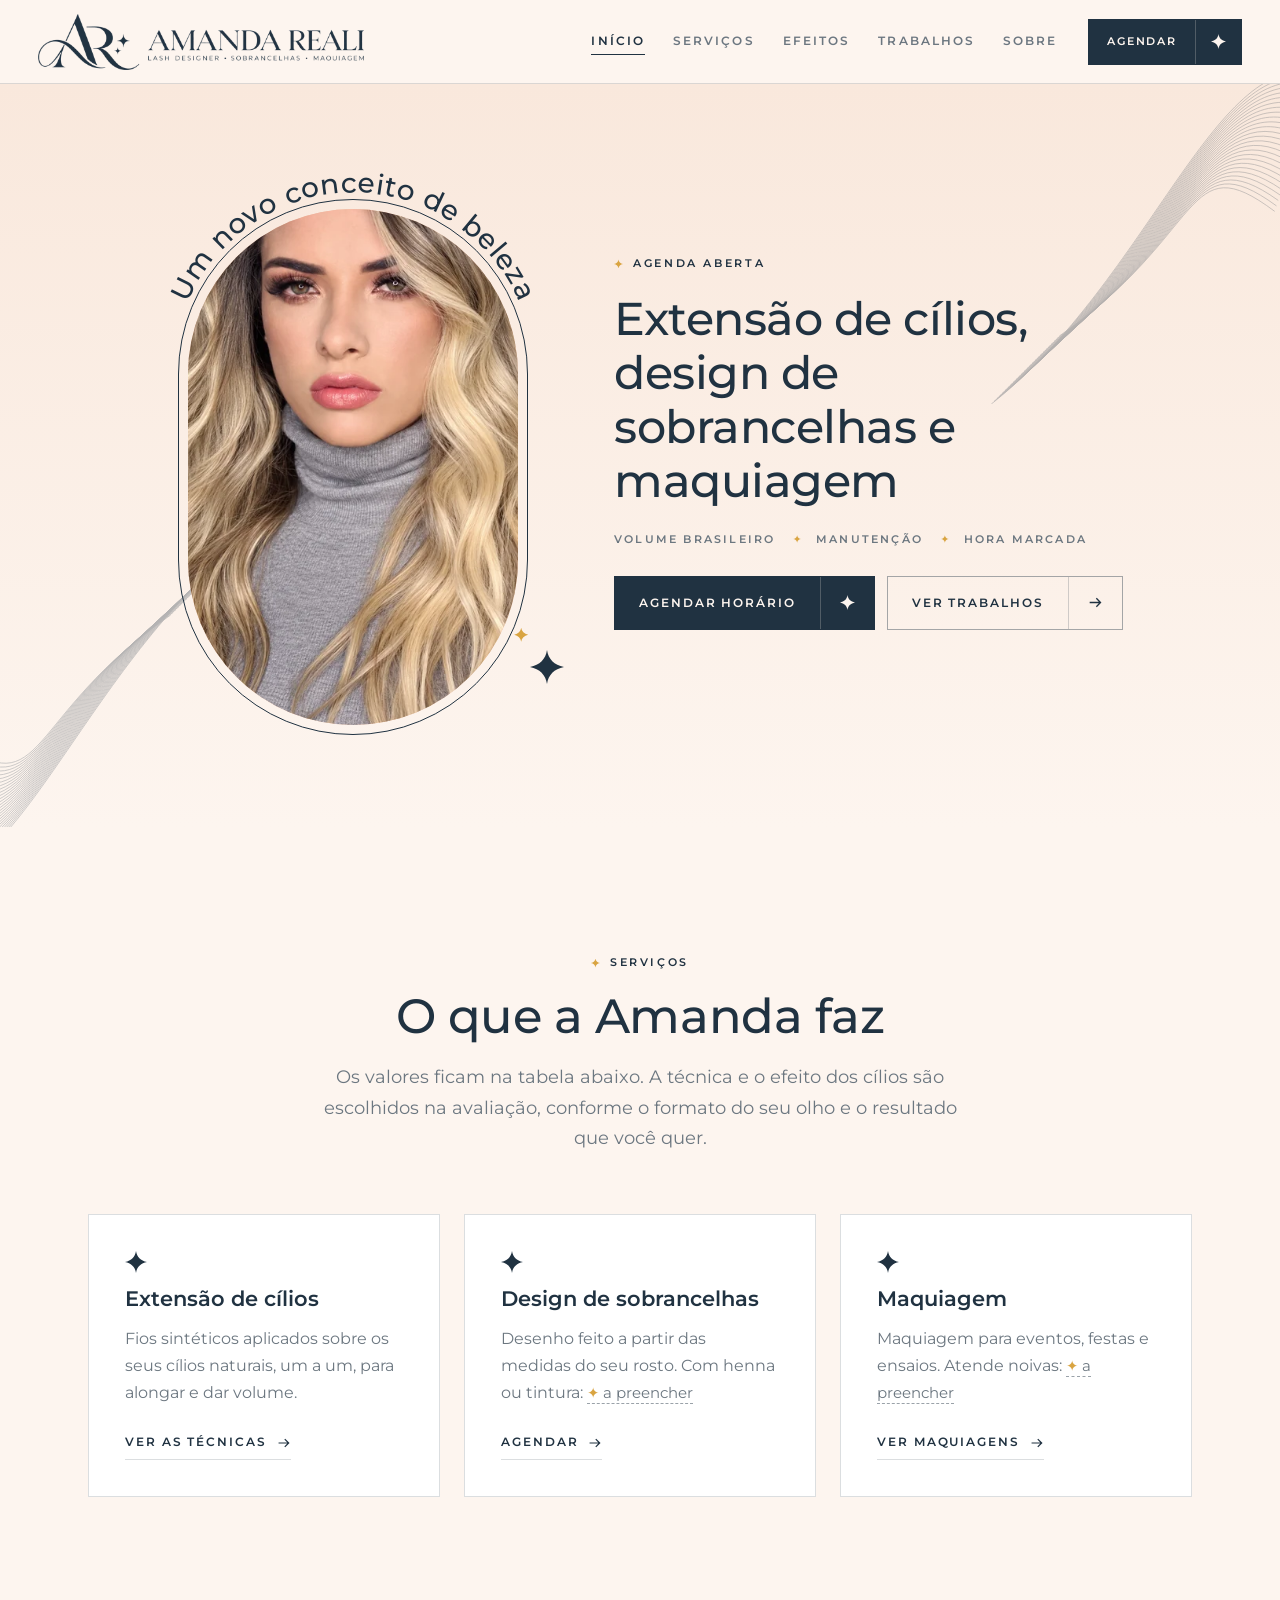
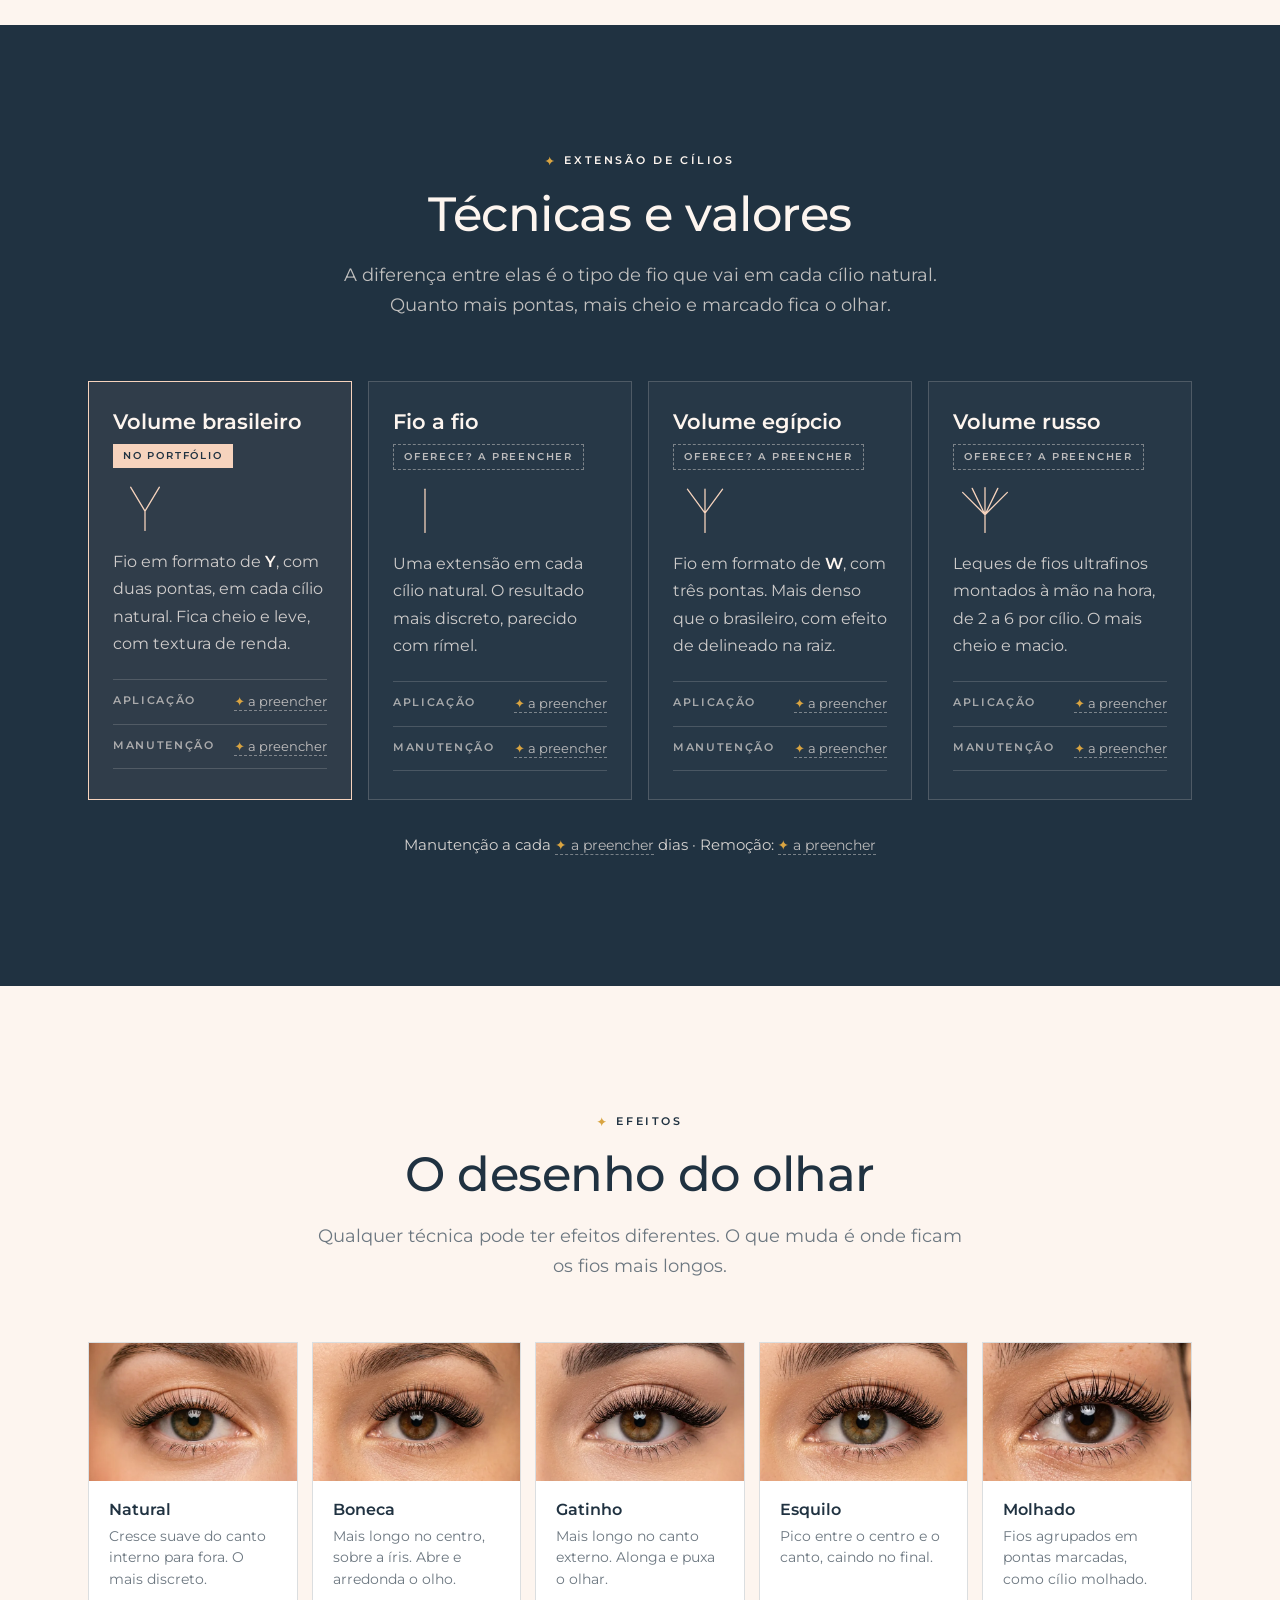
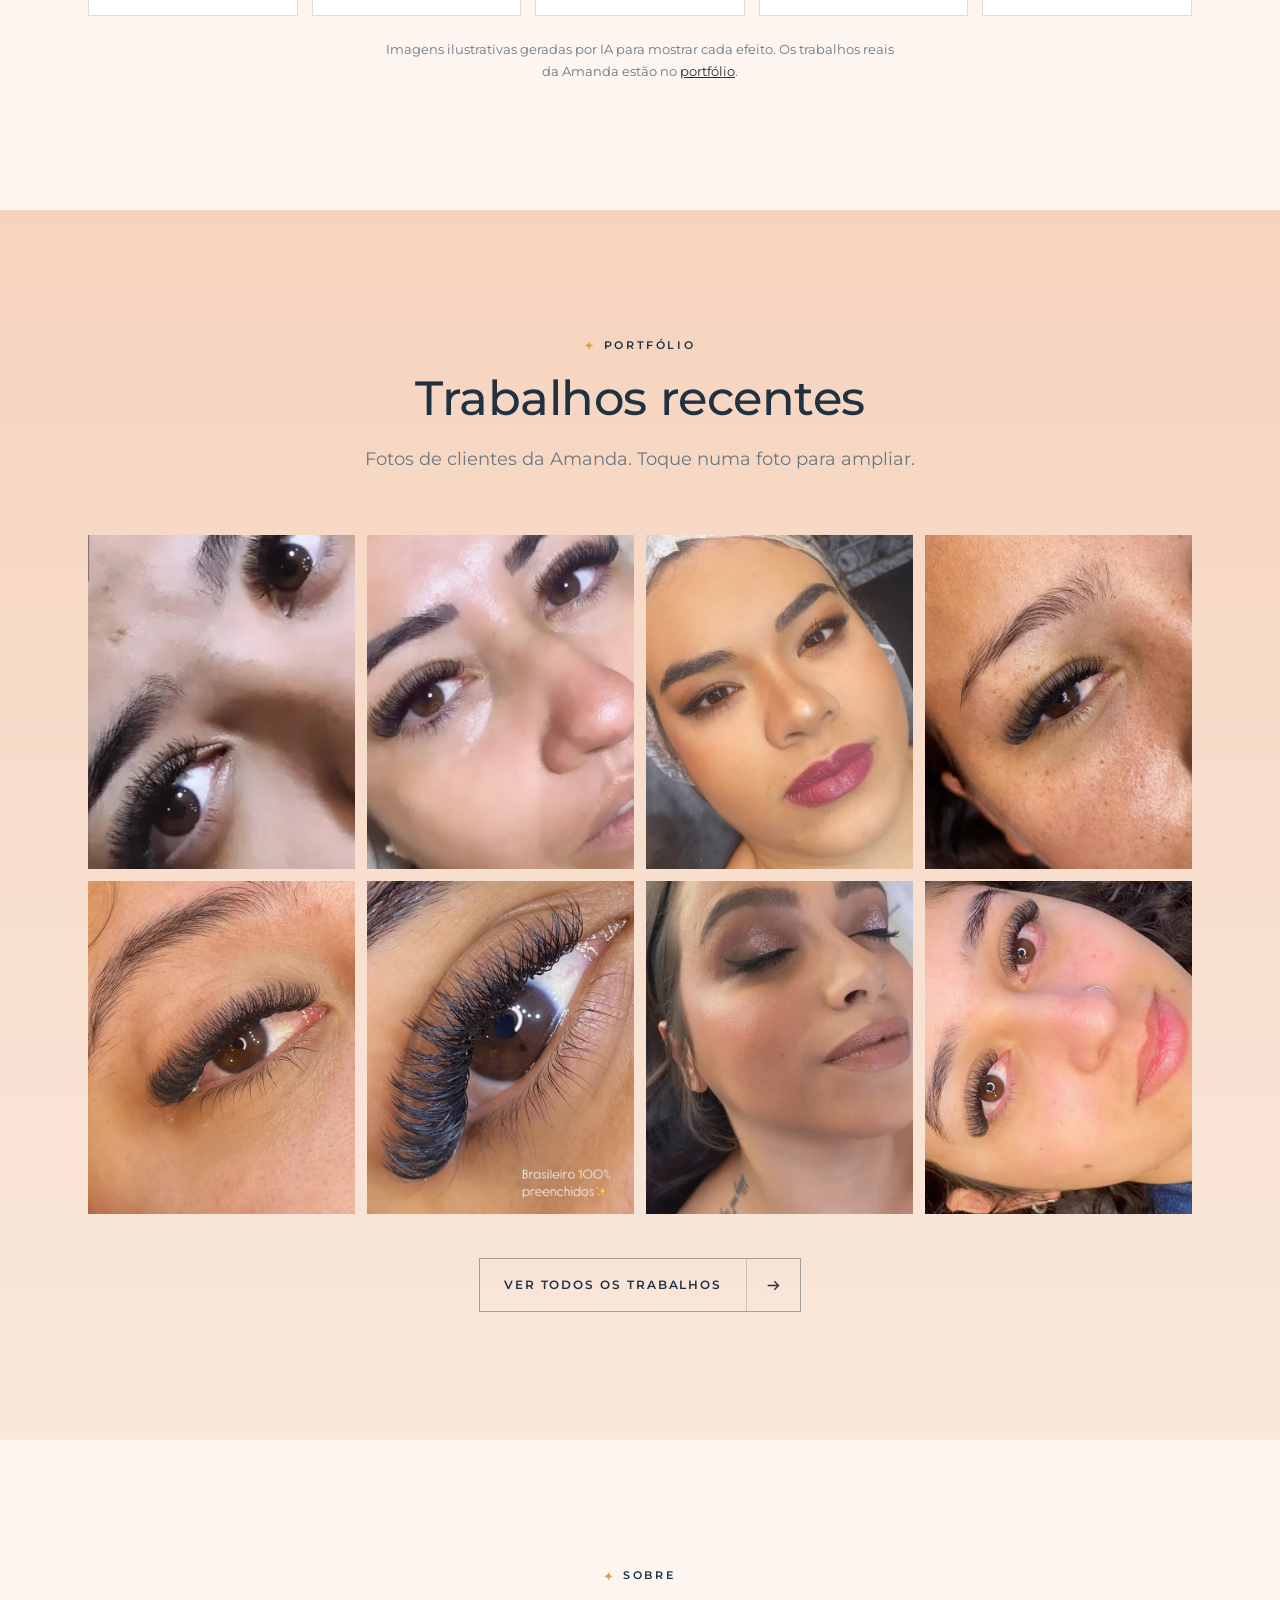
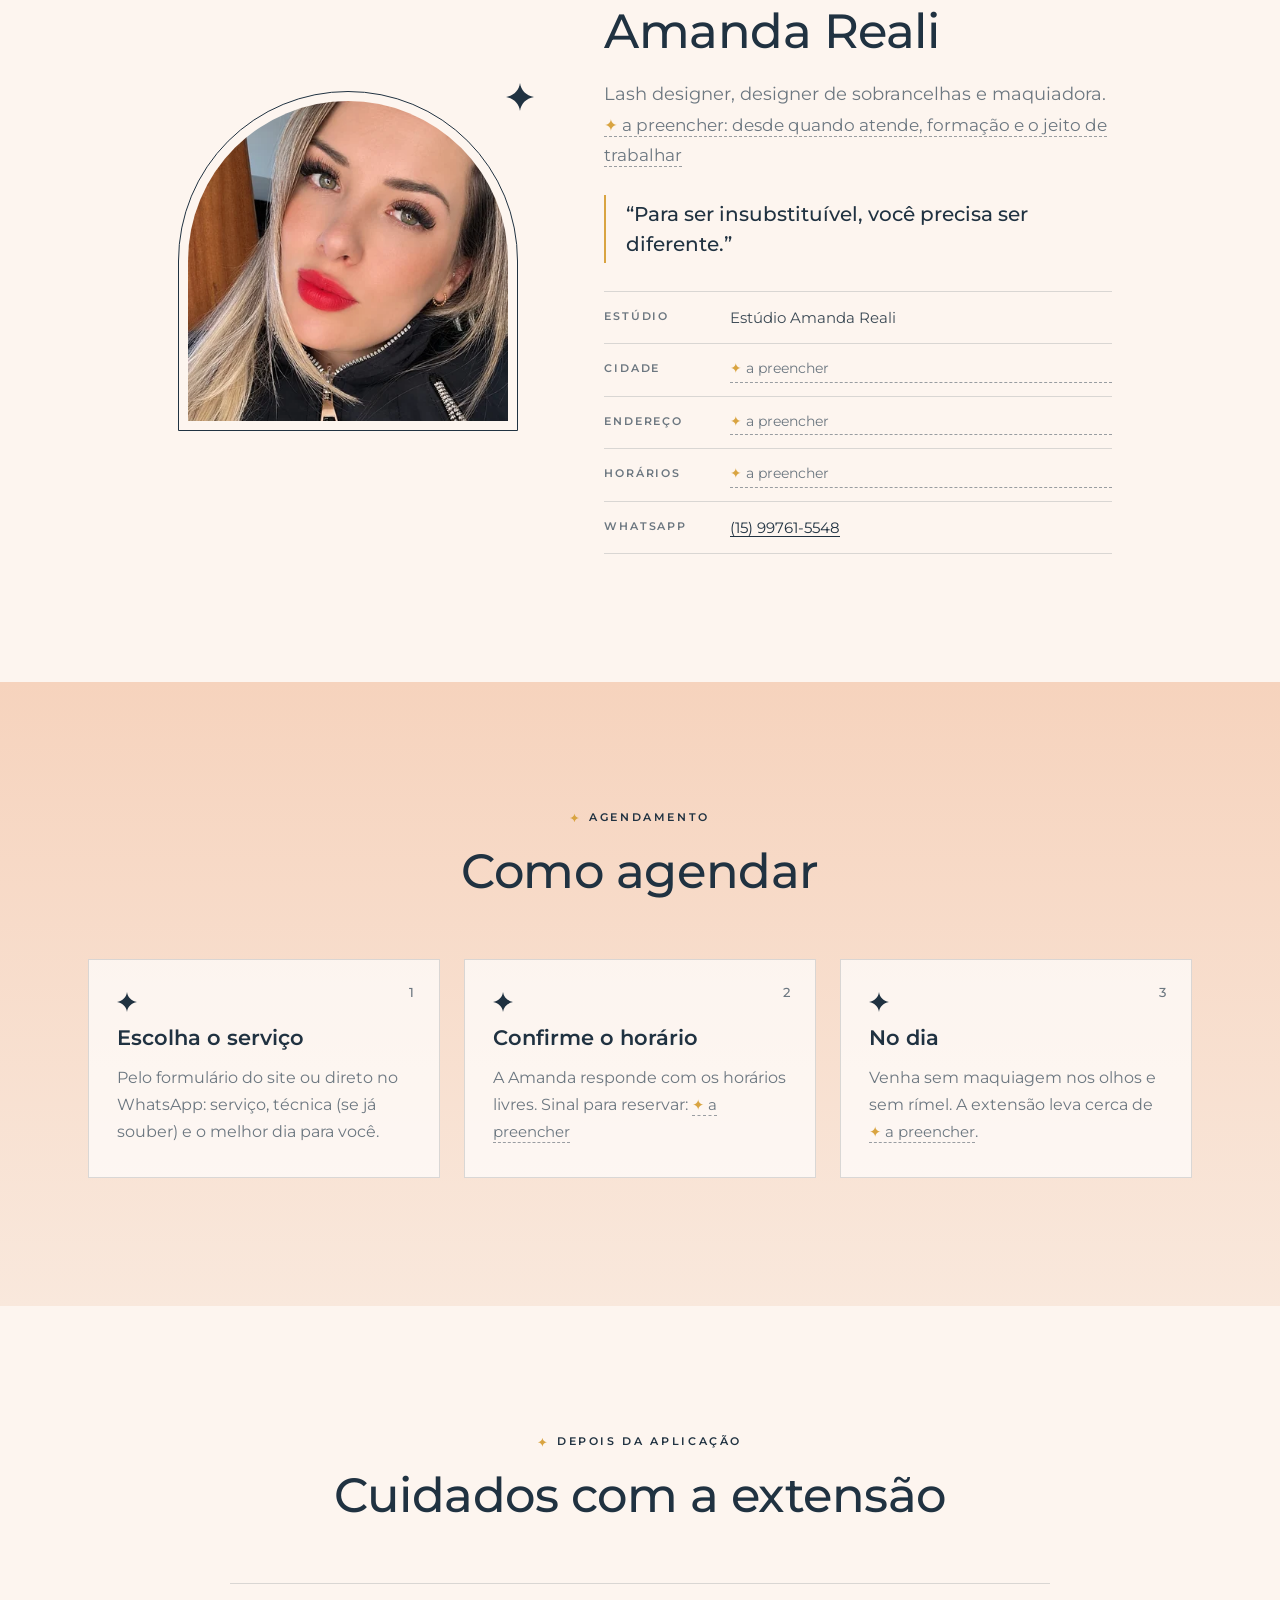
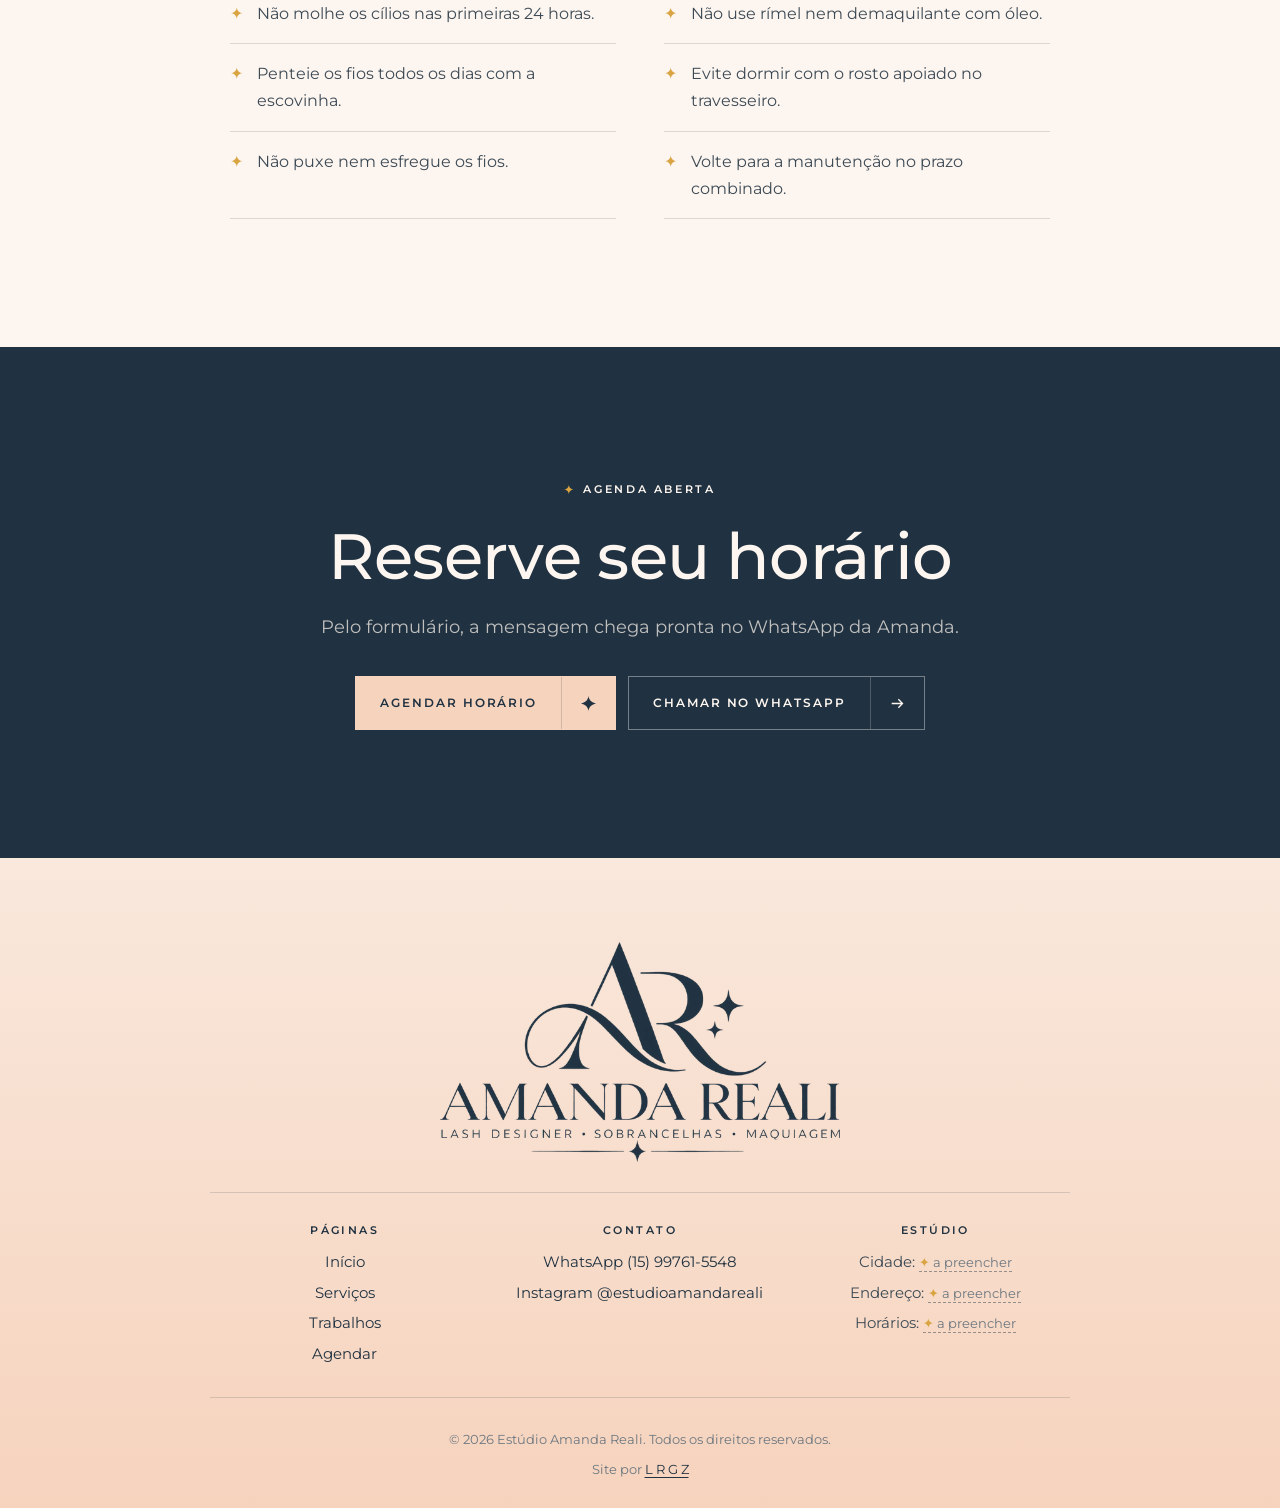
<file: index.html>
<!doctype html>
<html lang="pt-BR">
<head>
<meta charset="utf-8">
<meta name="viewport" content="width=device-width,initial-scale=1,viewport-fit=cover">
<title>Amanda Reali · Extensão de cílios, sobrancelhas e maquiagem</title>
<meta name="description" content="Estúdio Amanda Reali: extensão de cílios (volume brasileiro e outras técnicas), design de sobrancelhas e maquiagem. Agende pelo WhatsApp.">
<meta name="robots" content="noindex">
<meta name="theme-color" content="#f6d3bd">
<meta property="og:type" content="website">
<meta property="og:title" content="Amanda Reali · Extensão de cílios, sobrancelhas e maquiagem">
<meta property="og:description" content="Estúdio Amanda Reali: extensão de cílios (volume brasileiro e outras técnicas), design de sobrancelhas e maquiagem. Agende pelo WhatsApp.">
<meta property="og:image" content="https://azeugral.github.io/amanda-reali/og-amanda-v2.jpg">
<meta property="og:image:width" content="1200">
<meta property="og:image:height" content="630">
<meta property="og:image:alt" content="Logo Amanda Reali, lash designer, sobrancelhas e maquiagem">
<meta property="og:locale" content="pt_BR">
<link rel="icon" href="favicon.ico" sizes="any">
<link rel="icon" href="favicon-32.png" type="image/png" sizes="32x32">
<link rel="apple-touch-icon" href="assets/img/icone-180.png">
<link rel="preconnect" href="https://fonts.googleapis.com">
<link rel="preconnect" href="https://fonts.gstatic.com" crossorigin>
<link rel="stylesheet" href="https://fonts.googleapis.com/css2?family=Montserrat:wght@400;500;600&display=swap">
<link rel="stylesheet" href="assets/css/site.css?v=7">
</head>
<body class="inicio">
<a class="sr" href="#conteudo">Pular para o conteúdo</a>
<div class="progresso" data-prog aria-hidden="true"><i></i></div>
<header class="nav">
  <a class="nav-logo" href="./" aria-label="Amanda Reali, início"><picture class="marca"><source media="(min-width:1180px)" srcset="assets/img/logo-nav.webp"><img src="assets/img/logo-nav-curto.webp" alt="Amanda Reali · Lash designer, sobrancelhas e maquiagem" width="1000" height="172"></picture></a>
  <button class="nav-abrir" type="button" aria-expanded="false" aria-controls="menu"><span>Menu</span><i aria-hidden="true"></i></button>
  <nav class="nav-menu" id="menu" aria-label="Principal"><ul class="menu"><li><a href="./" aria-current="page">Início</a></li><li><a href="./#servicos">Serviços</a></li><li><a href="./#efeitos">Efeitos</a></li><li><a href="trabalhos.html">Trabalhos</a></li><li><a href="./#sobre">Sobre</a></li></ul><a class="btn peq" href="agendar.html"><span>Agendar</span><i><svg class="i-estrela" viewBox="0 0 24 24" aria-hidden="true"><path d="M12 0c.9 6.4 5.1 10.6 12 12-6.9 1.4-11.1 5.6-12 12-.9-6.4-5.1-10.6-12-12C6.9 10.6 11.1 6.4 12 0z"/></svg></i></a></nav>
</header>
<main id="conteudo">
<section class="hero" aria-labelledby="hero-t">
  <svg class="fios fios-a" viewBox="0 0 300 300" aria-hidden="true"><g data-fios></g></svg>
  <svg class="fios fios-b" viewBox="0 0 300 300" aria-hidden="true"><g data-fios></g></svg>
  <div class="wrap">
    <figure class="arco">
      <svg class="arco-texto" viewBox="0 0 400 220" aria-hidden="true"><defs><path id="curva" d="M40 205a160 160 0 0 1 320 0"/></defs><text><textPath href="#curva" startOffset="50%" text-anchor="middle">Um novo conceito de beleza</textPath></text></svg>
      <div class="arco-foto"><img src="assets/img/amanda-420.webp" srcset="assets/img/amanda-420.webp 420w, assets/img/amanda-760.webp 760w" sizes="(min-width:960px) 330px, 62vw" alt="Amanda Reali, lash designer" width="420" height="657" fetchpriority="high"></div>
      <span class="arco-brilho"><svg class="i-estrela" viewBox="0 0 24 24" aria-hidden="true"><path d="M12 0c.9 6.4 5.1 10.6 12 12-6.9 1.4-11.1 5.6-12 12-.9-6.4-5.1-10.6-12-12C6.9 10.6 11.1 6.4 12 0z"/></svg></span>
    </figure>
    <div class="hero-texto">
      <p class="rot hero-status">Agenda aberta</p>
      <h1 class="hero-frase" id="hero-t">Extensão de cílios, design de sobrancelhas e maquiagem</h1>
      <p class="hero-sub"><span>Volume brasileiro</span> <span>Manutenção</span> <span>Hora marcada</span></p>
      <div class="acoes">
        <a class="btn" href="agendar.html"><span>Agendar horário</span><i><svg class="i-estrela" viewBox="0 0 24 24" aria-hidden="true"><path d="M12 0c.9 6.4 5.1 10.6 12 12-6.9 1.4-11.1 5.6-12 12-.9-6.4-5.1-10.6-12-12C6.9 10.6 11.1 6.4 12 0z"/></svg></i></a>
        <a class="btn linha" href="trabalhos.html"><span>Ver trabalhos</span><i><svg class="i-seta" viewBox="0 0 18 18" aria-hidden="true"><path d="M2 9h13M10 4l5 5-5 5"/></svg></i></a>
      </div>
    </div>
  </div>
</section>

<section class="secao" id="servicos" aria-labelledby="t-servicos">
  <div class="wrap">
    <div class="cab centro">
      <p class="rot">Serviços</p>
      <h2 id="t-servicos" data-rv>O que a Amanda faz</h2>
      <p class="lead" data-rv>Os valores ficam na tabela abaixo. A técnica e o efeito dos cílios são escolhidos na avaliação, conforme o formato do seu olho e o resultado que você quer.</p>
    </div>
    <div class="servicos">
      <article class="servico" data-rv>
        <span class="servico-n"><svg class="i-estrela" viewBox="0 0 24 24" aria-hidden="true"><path d="M12 0c.9 6.4 5.1 10.6 12 12-6.9 1.4-11.1 5.6-12 12-.9-6.4-5.1-10.6-12-12C6.9 10.6 11.1 6.4 12 0z"/></svg></span>
        <h3>Extensão de cílios</h3>
        <p>Fios sintéticos aplicados sobre os seus cílios naturais, um a um, para alongar e dar volume.</p>
        <a class="link" href="#tecnicas">Ver as técnicas <svg class="i-seta" viewBox="0 0 18 18" aria-hidden="true"><path d="M2 9h13M10 4l5 5-5 5"/></svg></a>
      </article>
      <article class="servico" data-rv>
        <span class="servico-n"><svg class="i-estrela" viewBox="0 0 24 24" aria-hidden="true"><path d="M12 0c.9 6.4 5.1 10.6 12 12-6.9 1.4-11.1 5.6-12 12-.9-6.4-5.1-10.6-12-12C6.9 10.6 11.1 6.4 12 0z"/></svg></span>
        <h3>Design de sobrancelhas</h3>
        <p>Desenho feito a partir das medidas do seu rosto. Com henna ou tintura: <em class="a-preencher">a preencher</em></p>
        <a class="link" href="agendar.html?servico=sobrancelha">Agendar <svg class="i-seta" viewBox="0 0 18 18" aria-hidden="true"><path d="M2 9h13M10 4l5 5-5 5"/></svg></a>
      </article>
      <article class="servico" data-rv>
        <span class="servico-n"><svg class="i-estrela" viewBox="0 0 24 24" aria-hidden="true"><path d="M12 0c.9 6.4 5.1 10.6 12 12-6.9 1.4-11.1 5.6-12 12-.9-6.4-5.1-10.6-12-12C6.9 10.6 11.1 6.4 12 0z"/></svg></span>
        <h3>Maquiagem</h3>
        <p>Maquiagem para eventos, festas e ensaios. Atende noivas: <em class="a-preencher">a preencher</em></p>
        <a class="link" href="trabalhos.html?cat=make">Ver maquiagens <svg class="i-seta" viewBox="0 0 18 18" aria-hidden="true"><path d="M2 9h13M10 4l5 5-5 5"/></svg></a>
      </article>
    </div>
  </div>
</section>

<section class="secao tinta" id="tecnicas" aria-labelledby="t-tecnicas">
  <div class="wrap">
    <div class="cab centro">
      <p class="rot">Extensão de cílios</p>
      <h2 id="t-tecnicas" data-rv>Técnicas e valores</h2>
      <p class="lead" data-rv>A diferença entre elas é o tipo de fio que vai em cada cílio natural. Quanto mais pontas, mais cheio e marcado fica o olhar.</p>
    </div>
    <div class="tecnicas">
      <article class="tecnica destaque" data-rv>
        <div class="tecnica-cab"><h3>Volume brasileiro</h3><span class="selo">No portfólio</span></div>
        <svg class="fio-dia" viewBox="0 0 80 60" aria-hidden="true"><path d="M40 58V34M40 34 22 4M40 34 58 4"/></svg>
        <p>Fio em formato de <b>Y</b>, com duas pontas, em cada cílio natural. Fica cheio e leve, com textura de renda.</p>
        <dl><div><dt>Aplicação</dt><dd><em class="a-preencher">a preencher</em></dd></div><div><dt>Manutenção</dt><dd><em class="a-preencher">a preencher</em></dd></div></dl>
      </article>
      <article class="tecnica" data-rv>
        <div class="tecnica-cab"><h3>Fio a fio</h3><span class="selo vazio">Oferece? a preencher</span></div>
        <svg class="fio-dia" viewBox="0 0 80 60" aria-hidden="true"><path d="M40 58V4"/></svg>
        <p>Uma extensão em cada cílio natural. O resultado mais discreto, parecido com rímel.</p>
        <dl><div><dt>Aplicação</dt><dd><em class="a-preencher">a preencher</em></dd></div><div><dt>Manutenção</dt><dd><em class="a-preencher">a preencher</em></dd></div></dl>
      </article>
      <article class="tecnica" data-rv>
        <div class="tecnica-cab"><h3>Volume egípcio</h3><span class="selo vazio">Oferece? a preencher</span></div>
        <svg class="fio-dia" viewBox="0 0 80 60" aria-hidden="true"><path d="M40 58V34M40 34 18 4M40 34V4M40 34 62 4"/></svg>
        <p>Fio em formato de <b>W</b>, com três pontas. Mais denso que o brasileiro, com efeito de delineado na raiz.</p>
        <dl><div><dt>Aplicação</dt><dd><em class="a-preencher">a preencher</em></dd></div><div><dt>Manutenção</dt><dd><em class="a-preencher">a preencher</em></dd></div></dl>
      </article>
      <article class="tecnica" data-rv>
        <div class="tecnica-cab"><h3>Volume russo</h3><span class="selo vazio">Oferece? a preencher</span></div>
        <svg class="fio-dia" viewBox="0 0 80 60" aria-hidden="true"><path d="M40 58V36M40 36 12 8M40 36 24 3M40 36V2M40 36 56 3M40 36 68 8"/></svg>
        <p>Leques de fios ultrafinos montados à mão na hora, de 2 a 6 por cílio. O mais cheio e macio.</p>
        <dl><div><dt>Aplicação</dt><dd><em class="a-preencher">a preencher</em></dd></div><div><dt>Manutenção</dt><dd><em class="a-preencher">a preencher</em></dd></div></dl>
      </article>
    </div>
    <p class="tecnicas-nota" data-rv>Manutenção a cada <em class="a-preencher">a preencher</em> dias · Remoção: <em class="a-preencher">a preencher</em></p>
  </div>
</section>

<section class="secao" id="efeitos" aria-labelledby="t-efeitos">
  <div class="wrap">
    <div class="cab centro">
      <p class="rot">Efeitos</p>
      <h2 id="t-efeitos" data-rv>O desenho do olhar</h2>
      <p class="lead" data-rv>Qualquer técnica pode ter efeitos diferentes. O que muda é onde ficam os fios mais longos.</p>
    </div>
    <ul class="efeitos">
      <li data-rv><figure><img src="assets/img/efeito-natural-640.webp" alt="Ilustração do efeito Natural" loading="lazy" width="640" height="427"></figure><div><h3>Natural</h3><p>Cresce suave do canto interno para fora. O mais discreto.</p></div></li>
      <li data-rv><figure><img src="assets/img/efeito-boneca-640.webp" alt="Ilustração do efeito Boneca" loading="lazy" width="640" height="427"></figure><div><h3>Boneca</h3><p>Mais longo no centro, sobre a íris. Abre e arredonda o olho.</p></div></li>
      <li data-rv><figure><img src="assets/img/efeito-gatinho-640.webp" alt="Ilustração do efeito Gatinho" loading="lazy" width="640" height="427"></figure><div><h3>Gatinho</h3><p>Mais longo no canto externo. Alonga e puxa o olhar.</p></div></li>
      <li data-rv><figure><img src="assets/img/efeito-esquilo-640.webp" alt="Ilustração do efeito Esquilo" loading="lazy" width="640" height="427"></figure><div><h3>Esquilo</h3><p>Pico entre o centro e o canto, caindo no final.</p></div></li>
      <li data-rv><figure><img src="assets/img/efeito-molhado-640.webp" alt="Ilustração do efeito Molhado" loading="lazy" width="640" height="427"></figure><div><h3>Molhado</h3><p>Fios agrupados em pontas marcadas, como cílio molhado.</p></div></li>
    </ul>
    <p class="efeitos-nota">Imagens ilustrativas geradas por IA para mostrar cada efeito. Os trabalhos reais da Amanda estão no <a href="trabalhos.html">portfólio</a>.</p>
  </div>
</section>

<section class="secao pessego" aria-labelledby="t-recentes">
  <div class="wrap">
    <div class="cab centro">
      <p class="rot">Portfólio</p>
      <h2 id="t-recentes" data-rv>Trabalhos recentes</h2>
      <p class="lead" data-rv>Fotos de clientes da Amanda. Toque numa foto para ampliar.</p>
    </div>
    <div class="grade" data-grade data-limite="8"></div>
    <div class="mais"><a class="btn linha" href="trabalhos.html"><span>Ver todos os trabalhos</span><i><svg class="i-seta" viewBox="0 0 18 18" aria-hidden="true"><path d="M2 9h13M10 4l5 5-5 5"/></svg></i></a></div>
  </div>
</section>

<section class="secao" id="sobre" aria-labelledby="t-sobre">
  <div class="wrap sobre">
    <figure class="sobre-foto" data-rv>
      <div class="sobre-quadro"><img src="assets/img/amanda-sobre-420.webp" srcset="assets/img/amanda-sobre-420.webp 420w, assets/img/amanda-sobre-800.webp 800w" sizes="(min-width:960px) 320px, 66vw" alt="Amanda Reali" loading="lazy" width="420" height="420"></div>
      <span class="sobre-brilho"><svg class="i-estrela" viewBox="0 0 24 24" aria-hidden="true"><path d="M12 0c.9 6.4 5.1 10.6 12 12-6.9 1.4-11.1 5.6-12 12-.9-6.4-5.1-10.6-12-12C6.9 10.6 11.1 6.4 12 0z"/></svg></span>
    </figure>
    <div class="sobre-texto">
      <p class="rot" data-rv>Sobre</p>
      <h2 id="t-sobre" data-rv>Amanda Reali</h2>
      <p class="lead" data-rv>Lash designer, designer de sobrancelhas e maquiadora. <em class="a-preencher">a preencher: desde quando atende, formação e o jeito de trabalhar</em></p>
      <blockquote class="frase" data-rv>“Para ser insubstituível, você precisa ser diferente.”</blockquote>
      <ul class="fatos" data-rv>
        <li><span>Estúdio</span><span>Estúdio Amanda Reali</span></li>
        <li><span>Cidade</span><em class="a-preencher">a preencher</em></li>
        <li><span>Endereço</span><em class="a-preencher">a preencher</em></li>
        <li><span>Horários</span><em class="a-preencher">a preencher</em></li>
        <li><span>WhatsApp</span><a href="https://wa.me/5515997615548" target="_blank" rel="noopener">(15) 99761-5548</a></li>
      </ul>
    </div>
  </div>
</section>

<section class="secao pessego" aria-labelledby="t-agendar">
  <div class="wrap">
    <div class="cab centro">
      <p class="rot">Agendamento</p>
      <h2 id="t-agendar" data-rv>Como agendar</h2>
    </div>
    <ol class="passos">
      <li data-rv><span class="n" aria-hidden="true"><svg class="i-estrela" viewBox="0 0 24 24" aria-hidden="true"><path d="M12 0c.9 6.4 5.1 10.6 12 12-6.9 1.4-11.1 5.6-12 12-.9-6.4-5.1-10.6-12-12C6.9 10.6 11.1 6.4 12 0z"/></svg></span><h3>Escolha o serviço</h3><p>Pelo formulário do site ou direto no WhatsApp: serviço, técnica (se já souber) e o melhor dia para você.</p></li>
      <li data-rv><span class="n" aria-hidden="true"><svg class="i-estrela" viewBox="0 0 24 24" aria-hidden="true"><path d="M12 0c.9 6.4 5.1 10.6 12 12-6.9 1.4-11.1 5.6-12 12-.9-6.4-5.1-10.6-12-12C6.9 10.6 11.1 6.4 12 0z"/></svg></span><h3>Confirme o horário</h3><p>A Amanda responde com os horários livres. Sinal para reservar: <em class="a-preencher">a preencher</em></p></li>
      <li data-rv><span class="n" aria-hidden="true"><svg class="i-estrela" viewBox="0 0 24 24" aria-hidden="true"><path d="M12 0c.9 6.4 5.1 10.6 12 12-6.9 1.4-11.1 5.6-12 12-.9-6.4-5.1-10.6-12-12C6.9 10.6 11.1 6.4 12 0z"/></svg></span><h3>No dia</h3><p>Venha sem maquiagem nos olhos e sem rímel. A extensão leva cerca de <em class="a-preencher">a preencher</em>.</p></li>
    </ol>
  </div>
</section>

<section class="secao" aria-labelledby="t-cuidados">
  <div class="wrap">
    <div class="cab centro">
      <p class="rot">Depois da aplicação</p>
      <h2 id="t-cuidados" data-rv>Cuidados com a extensão</h2>
    </div>
    <ul class="cuidados" data-rv>
      <li>Não molhe os cílios nas primeiras 24 horas.</li>
      <li>Não use rímel nem demaquilante com óleo.</li>
      <li>Penteie os fios todos os dias com a escovinha.</li>
      <li>Evite dormir com o rosto apoiado no travesseiro.</li>
      <li>Não puxe nem esfregue os fios.</li>
      <li>Volte para a manutenção no prazo combinado.</li>
    </ul>
  </div>
</section>

<section class="secao tinta chamada" aria-labelledby="t-chamada">
  <div class="wrap centro">
    <p class="rot" data-rv>Agenda aberta</p>
    <h2 id="t-chamada" data-rv>Reserve seu horário</h2>
    <p class="lead" data-rv>Pelo formulário, a mensagem chega pronta no WhatsApp da Amanda.</p>
    <div class="acoes" data-rv>
      <a class="btn claro" href="agendar.html"><span>Agendar horário</span><i><svg class="i-estrela" viewBox="0 0 24 24" aria-hidden="true"><path d="M12 0c.9 6.4 5.1 10.6 12 12-6.9 1.4-11.1 5.6-12 12-.9-6.4-5.1-10.6-12-12C6.9 10.6 11.1 6.4 12 0z"/></svg></i></a>
      <a class="btn linha" href="https://wa.me/5515997615548" target="_blank" rel="noopener"><span>Chamar no WhatsApp</span><i><svg class="i-seta" viewBox="0 0 18 18" aria-hidden="true"><path d="M2 9h13M10 4l5 5-5 5"/></svg></i></a>
    </div>
  </div>
</section>
</main>
<footer class="rodape">
  <div class="wrap">
    <a class="rodape-logo" href="./" aria-label="Amanda Reali, início"><img class="logo-completo" src="assets/img/logo-completo-640.webp" srcset="assets/img/logo-completo-640.webp 640w, assets/img/logo-completo-1200.webp 1200w" sizes="(min-width:720px) 420px, 80vw" alt="Amanda Reali · Lash designer, sobrancelhas e maquiagem" width="1200" height="659" loading="lazy"></a>
    <div class="colunas">
      <div><h4>Páginas</h4><ul><li><a href="./">Início</a></li><li><a href="./#servicos">Serviços</a></li><li><a href="trabalhos.html">Trabalhos</a></li><li><a href="agendar.html">Agendar</a></li></ul></div>
      <div><h4>Contato</h4><ul><li><a href="https://wa.me/5515997615548" target="_blank" rel="noopener">WhatsApp (15) 99761-5548</a></li><li><a href="https://www.instagram.com/estudioamandareali/" target="_blank" rel="noopener">Instagram @estudioamandareali</a></li></ul></div>
      <div><h4>Estúdio</h4><ul><li>Cidade: <em class="a-preencher">a preencher</em></li><li>Endereço: <em class="a-preencher">a preencher</em></li><li>Horários: <em class="a-preencher">a preencher</em></li></ul></div>
    </div>
    <div class="base"><span>© <span data-ano>2026</span> Estúdio Amanda Reali. Todos os direitos reservados.</span><span>Site por <a href="https://lrgz.com.br" target="_blank" rel="noopener">L R G Z</a></span></div>
  </div>
</footer>
<a class="zap-fixo" href="agendar.html" aria-label="Agendar horário"><svg class="i-estrela" viewBox="0 0 24 24" aria-hidden="true"><path d="M12 0c.9 6.4 5.1 10.6 12 12-6.9 1.4-11.1 5.6-12 12-.9-6.4-5.1-10.6-12-12C6.9 10.6 11.1 6.4 12 0z"/></svg><span>Agendar</span></a>
<div class="lb" role="dialog" aria-modal="true" aria-label="Foto ampliada" aria-hidden="true">
  <div class="lb-topo"><span class="rot" data-cont></span><button type="button" data-fechar>Fechar</button></div>
  <div class="lb-palco"><img alt=""></div>
  <div class="lb-base"><button type="button" data-ant aria-label="Anterior">&larr;</button><span class="rot" data-leg></span><button type="button" data-prox aria-label="Próxima">&rarr;</button></div>
</div>
<script src="assets/js/obras.js?v=7"></script>
<script src="assets/js/site.js?v=7"></script>
</body>
</html>
</file>
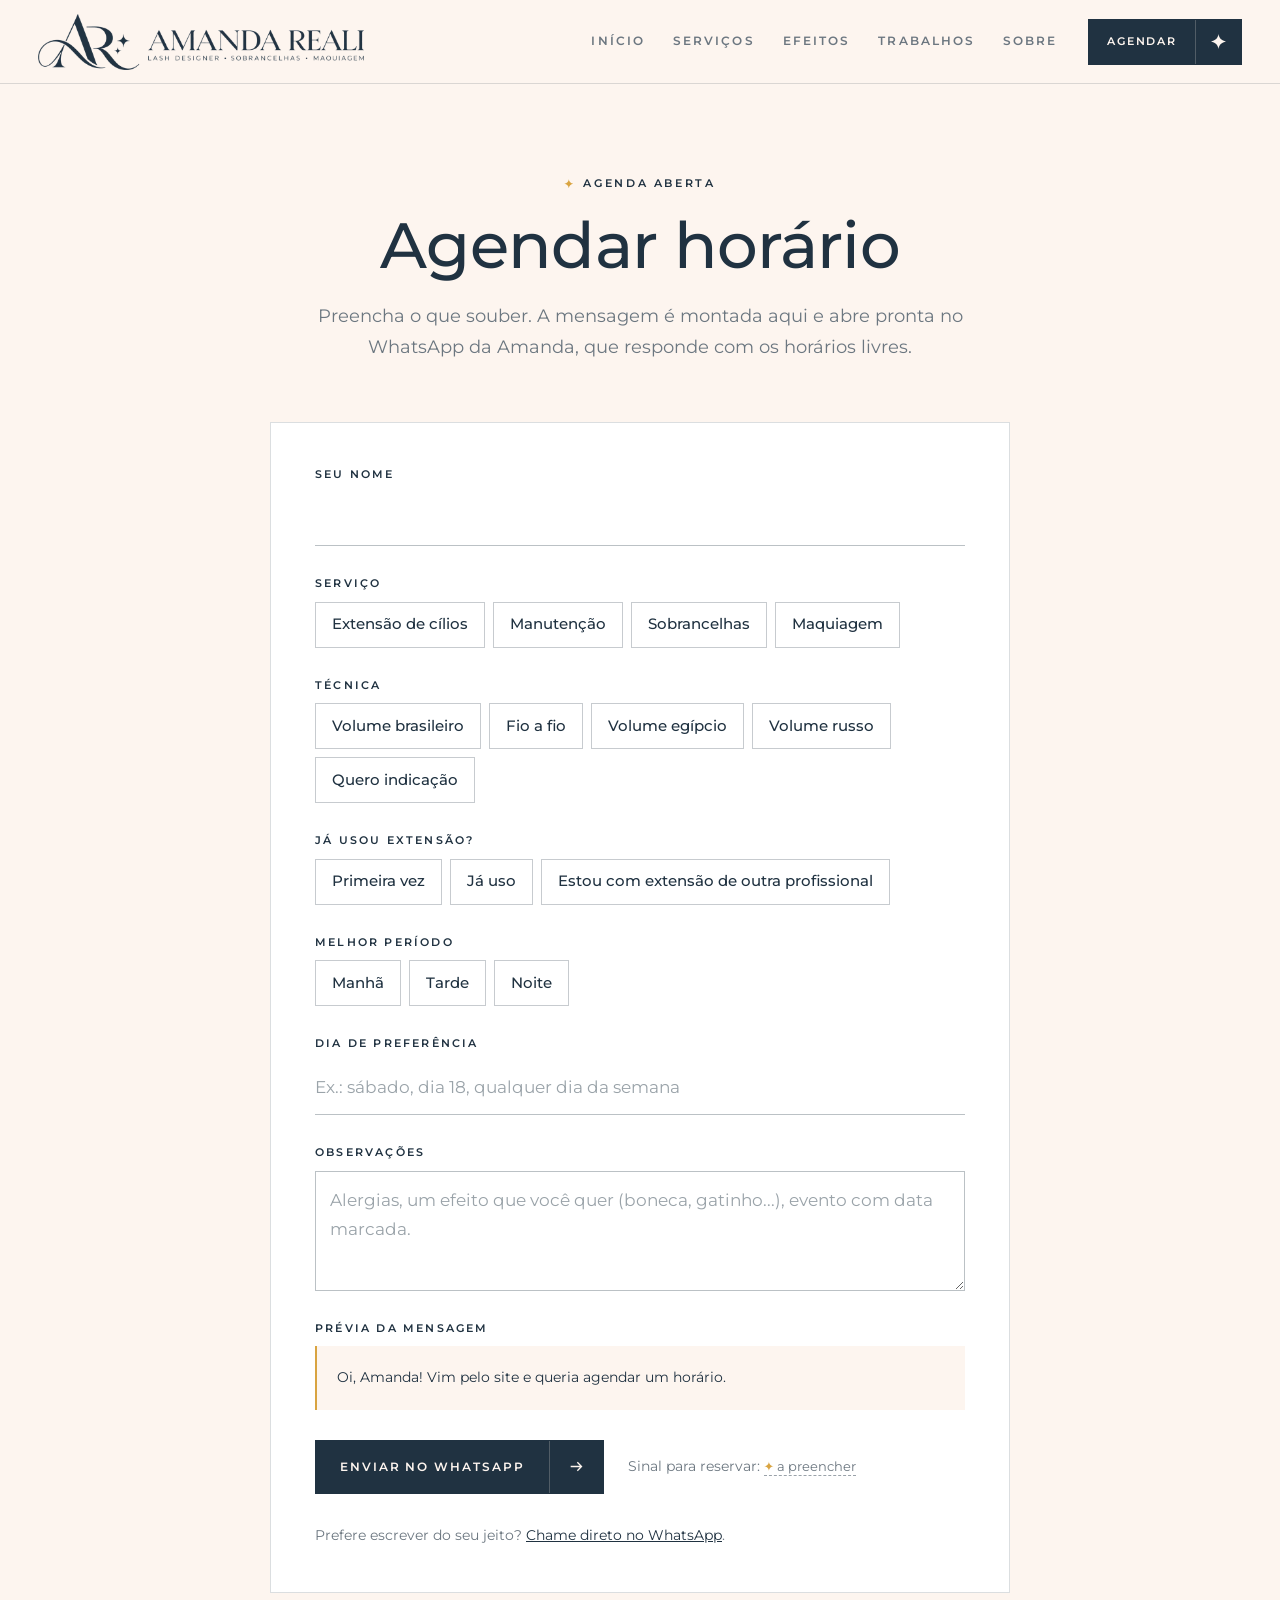
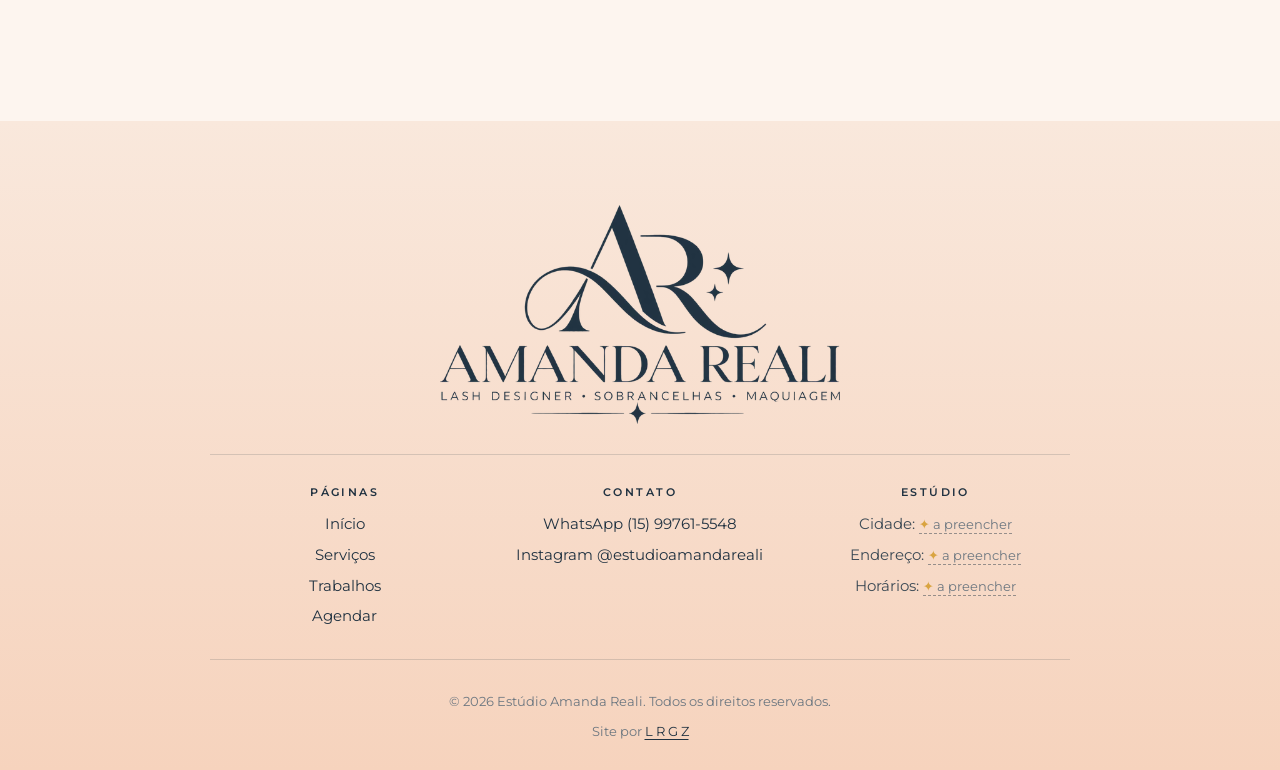
<file: agendar.html>
<!doctype html>
<html lang="pt-BR">
<head>
<meta charset="utf-8">
<meta name="viewport" content="width=device-width,initial-scale=1,viewport-fit=cover">
<title>Agendar · Amanda Reali</title>
<meta name="description" content="Peça seu horário de extensão de cílios, manutenção, design de sobrancelhas ou maquiagem com a Amanda Reali.">
<meta name="robots" content="noindex">
<meta name="theme-color" content="#f6d3bd">
<meta property="og:type" content="website">
<meta property="og:title" content="Agendar · Amanda Reali">
<meta property="og:description" content="Peça seu horário de extensão de cílios, manutenção, design de sobrancelhas ou maquiagem com a Amanda Reali.">
<meta property="og:image" content="https://azeugral.github.io/amanda-reali/og-amanda-v2.jpg">
<meta property="og:image:width" content="1200">
<meta property="og:image:height" content="630">
<meta property="og:image:alt" content="Logo Amanda Reali, lash designer, sobrancelhas e maquiagem">
<meta property="og:locale" content="pt_BR">
<link rel="icon" href="favicon.ico" sizes="any">
<link rel="icon" href="favicon-32.png" type="image/png" sizes="32x32">
<link rel="apple-touch-icon" href="assets/img/icone-180.png">
<link rel="preconnect" href="https://fonts.googleapis.com">
<link rel="preconnect" href="https://fonts.gstatic.com" crossorigin>
<link rel="stylesheet" href="https://fonts.googleapis.com/css2?family=Montserrat:wght@400;500;600&display=swap">
<link rel="stylesheet" href="assets/css/site.css?v=7">
</head>
<body class="interna">
<a class="sr" href="#conteudo">Pular para o conteúdo</a>
<div class="progresso" data-prog aria-hidden="true"><i></i></div>
<header class="nav">
  <a class="nav-logo" href="./" aria-label="Amanda Reali, início"><picture class="marca"><source media="(min-width:1180px)" srcset="assets/img/logo-nav.webp"><img src="assets/img/logo-nav-curto.webp" alt="Amanda Reali · Lash designer, sobrancelhas e maquiagem" width="1000" height="172"></picture></a>
  <button class="nav-abrir" type="button" aria-expanded="false" aria-controls="menu"><span>Menu</span><i aria-hidden="true"></i></button>
  <nav class="nav-menu" id="menu" aria-label="Principal"><ul class="menu"><li><a href="./">Início</a></li><li><a href="./#servicos">Serviços</a></li><li><a href="./#efeitos">Efeitos</a></li><li><a href="trabalhos.html">Trabalhos</a></li><li><a href="./#sobre">Sobre</a></li></ul><a class="btn peq" href="agendar.html"><span>Agendar</span><i><svg class="i-estrela" viewBox="0 0 24 24" aria-hidden="true"><path d="M12 0c.9 6.4 5.1 10.6 12 12-6.9 1.4-11.1 5.6-12 12-.9-6.4-5.1-10.6-12-12C6.9 10.6 11.1 6.4 12 0z"/></svg></i></a></nav>
</header>
<main id="conteudo">
<section class="secao topo-pag" aria-labelledby="t-ag">
  <div class="wrap">
    <div class="cab centro">
      <p class="rot">Agenda aberta</p>
      <h1 id="t-ag">Agendar horário</h1>
      <p class="lead">Preencha o que souber. A mensagem é montada aqui e abre pronta no WhatsApp da Amanda, que responde com os horários livres.</p>
    </div>
    <form class="form" data-agendar novalidate>
      <div class="campo">
        <label for="nome">Seu nome</label>
        <input type="text" id="nome" name="nome" autocomplete="given-name" required>
      </div>
      <fieldset class="campo">
        <legend>Serviço</legend>
        <div class="opcoes">
          <label><input type="radio" name="servico" value="Extensão de cílios" data-cilios required><span>Extensão de cílios</span></label>
          <label><input type="radio" name="servico" value="Manutenção dos cílios" data-cilios><span>Manutenção</span></label>
          <label><input type="radio" name="servico" value="Design de sobrancelhas" data-s="sobrancelha"><span>Sobrancelhas</span></label>
          <label><input type="radio" name="servico" value="Maquiagem" data-s="make"><span>Maquiagem</span></label>
        </div>
      </fieldset>
      <fieldset class="campo" data-so-cilios>
        <legend>Técnica</legend>
        <div class="opcoes">
          <label><input type="radio" name="tecnica" value="Volume brasileiro"><span>Volume brasileiro</span></label>
          <label><input type="radio" name="tecnica" value="Fio a fio"><span>Fio a fio</span></label>
          <label><input type="radio" name="tecnica" value="Volume egípcio"><span>Volume egípcio</span></label>
          <label><input type="radio" name="tecnica" value="Volume russo"><span>Volume russo</span></label>
          <label><input type="radio" name="tecnica" value="Quero que a Amanda indique"><span>Quero indicação</span></label>
        </div>
      </fieldset>
      <fieldset class="campo" data-so-cilios>
        <legend>Já usou extensão?</legend>
        <div class="opcoes">
          <label><input type="radio" name="primeira" value="É minha primeira vez"><span>Primeira vez</span></label>
          <label><input type="radio" name="primeira" value="Já uso extensão"><span>Já uso</span></label>
          <label><input type="radio" name="primeira" value="Estou com extensão de outra profissional"><span>Estou com extensão de outra profissional</span></label>
        </div>
      </fieldset>
      <fieldset class="campo">
        <legend>Melhor período</legend>
        <div class="opcoes">
          <label><input type="checkbox" name="periodo" value="manhã"><span>Manhã</span></label>
          <label><input type="checkbox" name="periodo" value="tarde"><span>Tarde</span></label>
          <label><input type="checkbox" name="periodo" value="noite"><span>Noite</span></label>
        </div>
      </fieldset>
      <div class="campo">
        <label for="dia">Dia de preferência</label>
        <input type="text" id="dia" name="dia" placeholder="Ex.: sábado, dia 18, qualquer dia da semana">
      </div>
      <div class="campo">
        <label for="obs">Observações</label>
        <textarea id="obs" name="obs" placeholder="Alergias, um efeito que você quer (boneca, gatinho...), evento com data marcada."></textarea>
      </div>
      <div class="campo">
        <span class="campo-rot">Prévia da mensagem</span>
        <div class="previa" aria-live="polite"></div>
      </div>
      <div class="envio">
        <button class="btn" type="submit"><span>Enviar no WhatsApp</span><i><svg class="i-seta" viewBox="0 0 18 18" aria-hidden="true"><path d="M2 9h13M10 4l5 5-5 5"/></svg></i></button>
        <p class="nota">Sinal para reservar: <em class="a-preencher">a preencher</em></p>
      </div>
      <p class="nota">Prefere escrever do seu jeito? <a href="https://wa.me/5515997615548" target="_blank" rel="noopener">Chame direto no WhatsApp</a>.</p>
    </form>
  </div>
</section>
</main>
<footer class="rodape">
  <div class="wrap">
    <a class="rodape-logo" href="./" aria-label="Amanda Reali, início"><img class="logo-completo" src="assets/img/logo-completo-640.webp" srcset="assets/img/logo-completo-640.webp 640w, assets/img/logo-completo-1200.webp 1200w" sizes="(min-width:720px) 420px, 80vw" alt="Amanda Reali · Lash designer, sobrancelhas e maquiagem" width="1200" height="659" loading="lazy"></a>
    <div class="colunas">
      <div><h4>Páginas</h4><ul><li><a href="./">Início</a></li><li><a href="./#servicos">Serviços</a></li><li><a href="trabalhos.html">Trabalhos</a></li><li><a href="agendar.html">Agendar</a></li></ul></div>
      <div><h4>Contato</h4><ul><li><a href="https://wa.me/5515997615548" target="_blank" rel="noopener">WhatsApp (15) 99761-5548</a></li><li><a href="https://www.instagram.com/estudioamandareali/" target="_blank" rel="noopener">Instagram @estudioamandareali</a></li></ul></div>
      <div><h4>Estúdio</h4><ul><li>Cidade: <em class="a-preencher">a preencher</em></li><li>Endereço: <em class="a-preencher">a preencher</em></li><li>Horários: <em class="a-preencher">a preencher</em></li></ul></div>
    </div>
    <div class="base"><span>© <span data-ano>2026</span> Estúdio Amanda Reali. Todos os direitos reservados.</span><span>Site por <a href="https://lrgz.com.br" target="_blank" rel="noopener">L R G Z</a></span></div>
  </div>
</footer>
<a hidden class="zap-fixo" href="agendar.html" aria-label="Agendar horário"><svg class="i-estrela" viewBox="0 0 24 24" aria-hidden="true"><path d="M12 0c.9 6.4 5.1 10.6 12 12-6.9 1.4-11.1 5.6-12 12-.9-6.4-5.1-10.6-12-12C6.9 10.6 11.1 6.4 12 0z"/></svg><span>Agendar</span></a>
<script src="assets/js/obras.js?v=7"></script>
<script src="assets/js/site.js?v=7"></script>
</body>
</html>
</file>
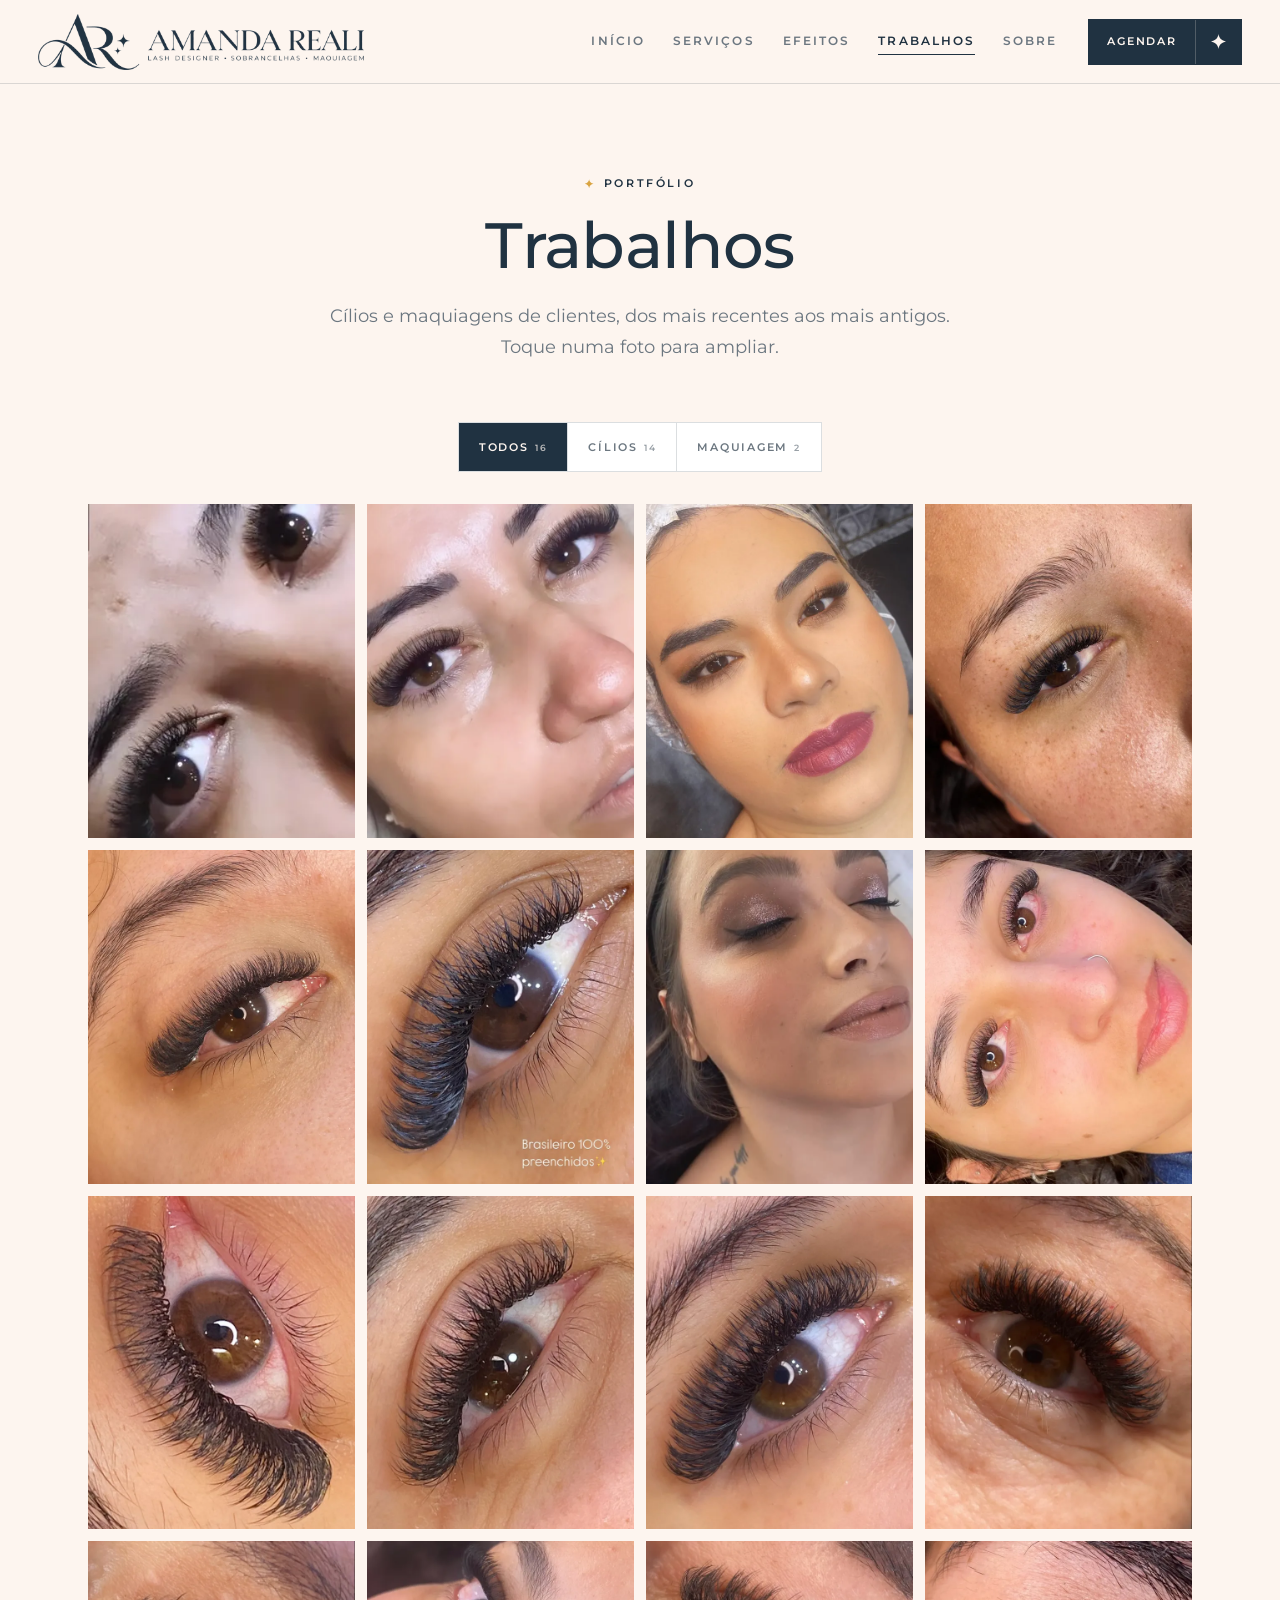
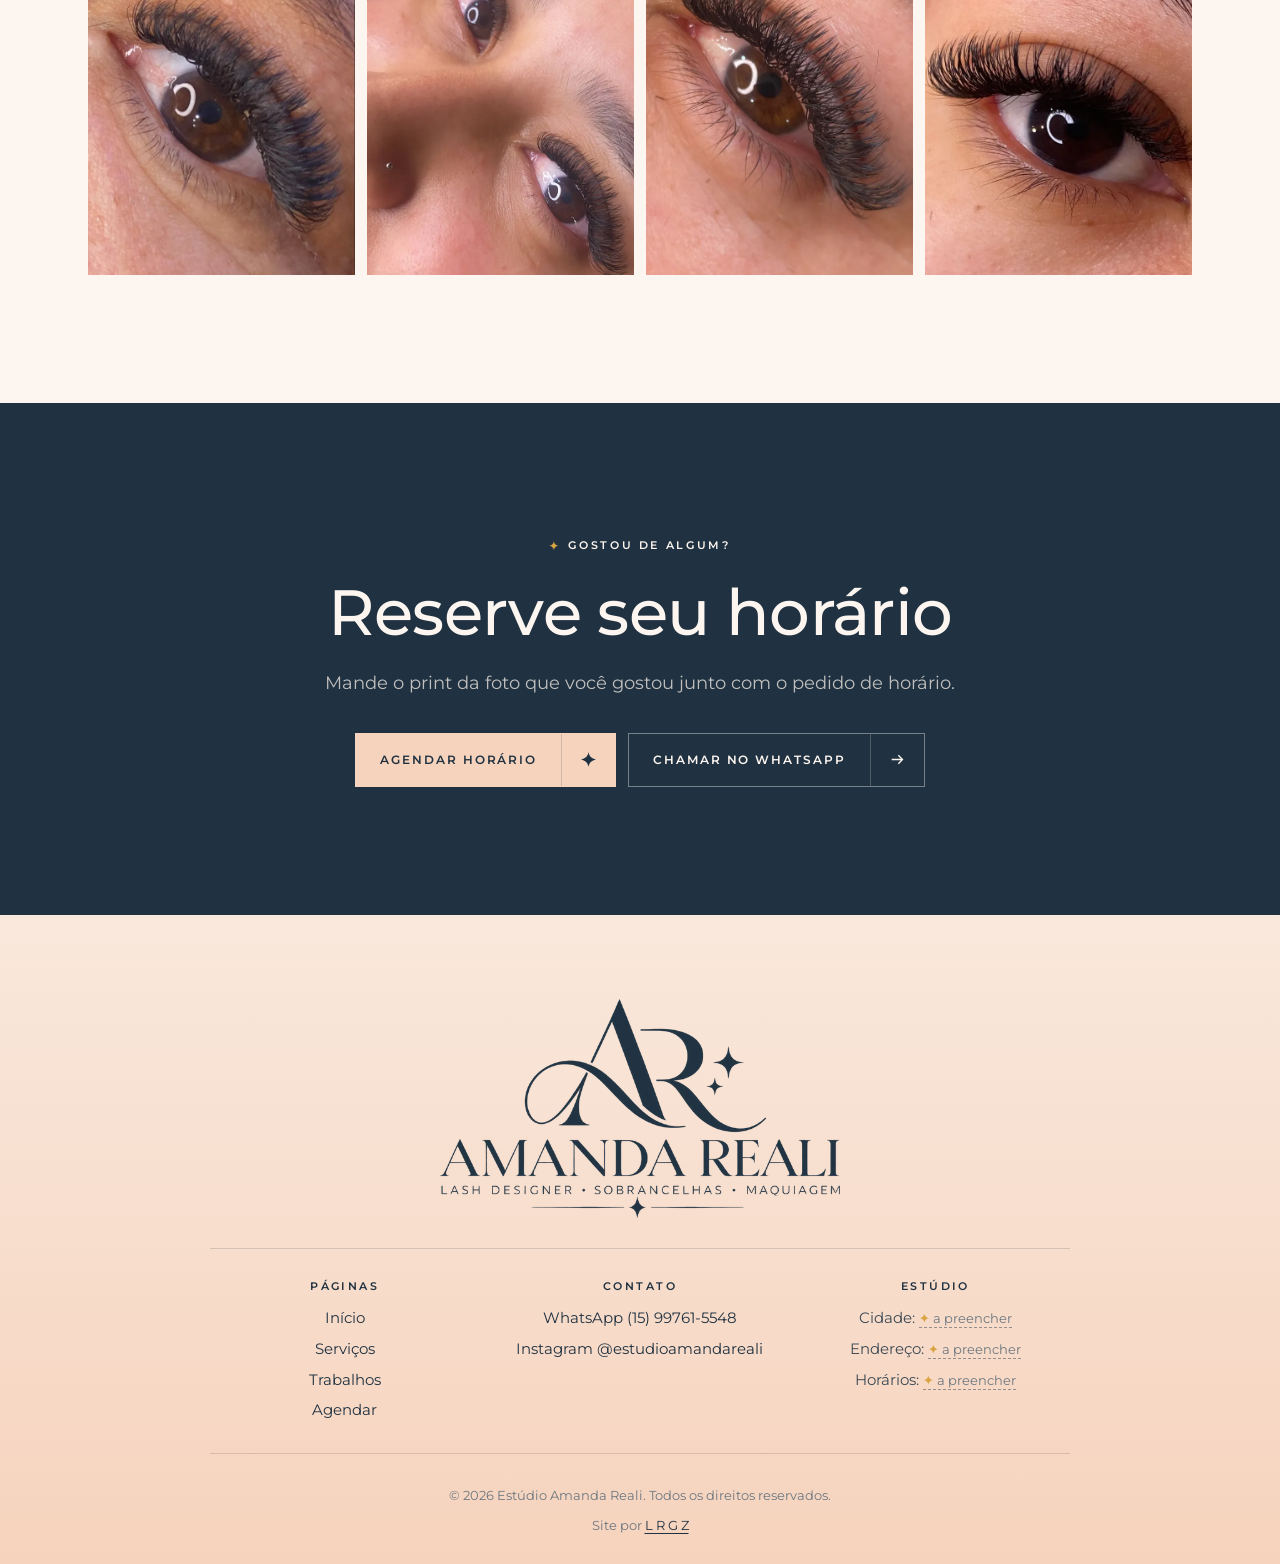
<file: trabalhos.html>
<!doctype html>
<html lang="pt-BR">
<head>
<meta charset="utf-8">
<meta name="viewport" content="width=device-width,initial-scale=1,viewport-fit=cover">
<title>Trabalhos · Amanda Reali</title>
<meta name="description" content="Portfólio da Amanda Reali: extensão de cílios e maquiagem.">
<meta name="robots" content="noindex">
<meta name="theme-color" content="#f6d3bd">
<meta property="og:type" content="website">
<meta property="og:title" content="Trabalhos · Amanda Reali">
<meta property="og:description" content="Portfólio da Amanda Reali: extensão de cílios e maquiagem.">
<meta property="og:image" content="https://azeugral.github.io/amanda-reali/og-amanda-v2.jpg">
<meta property="og:image:width" content="1200">
<meta property="og:image:height" content="630">
<meta property="og:image:alt" content="Logo Amanda Reali, lash designer, sobrancelhas e maquiagem">
<meta property="og:locale" content="pt_BR">
<link rel="icon" href="favicon.ico" sizes="any">
<link rel="icon" href="favicon-32.png" type="image/png" sizes="32x32">
<link rel="apple-touch-icon" href="assets/img/icone-180.png">
<link rel="preconnect" href="https://fonts.googleapis.com">
<link rel="preconnect" href="https://fonts.gstatic.com" crossorigin>
<link rel="stylesheet" href="https://fonts.googleapis.com/css2?family=Montserrat:wght@400;500;600&display=swap">
<link rel="stylesheet" href="assets/css/site.css?v=7">
</head>
<body class="interna">
<a class="sr" href="#conteudo">Pular para o conteúdo</a>
<div class="progresso" data-prog aria-hidden="true"><i></i></div>
<header class="nav">
  <a class="nav-logo" href="./" aria-label="Amanda Reali, início"><picture class="marca"><source media="(min-width:1180px)" srcset="assets/img/logo-nav.webp"><img src="assets/img/logo-nav-curto.webp" alt="Amanda Reali · Lash designer, sobrancelhas e maquiagem" width="1000" height="172"></picture></a>
  <button class="nav-abrir" type="button" aria-expanded="false" aria-controls="menu"><span>Menu</span><i aria-hidden="true"></i></button>
  <nav class="nav-menu" id="menu" aria-label="Principal"><ul class="menu"><li><a href="./">Início</a></li><li><a href="./#servicos">Serviços</a></li><li><a href="./#efeitos">Efeitos</a></li><li><a href="trabalhos.html" aria-current="page">Trabalhos</a></li><li><a href="./#sobre">Sobre</a></li></ul><a class="btn peq" href="agendar.html"><span>Agendar</span><i><svg class="i-estrela" viewBox="0 0 24 24" aria-hidden="true"><path d="M12 0c.9 6.4 5.1 10.6 12 12-6.9 1.4-11.1 5.6-12 12-.9-6.4-5.1-10.6-12-12C6.9 10.6 11.1 6.4 12 0z"/></svg></i></a></nav>
</header>
<main id="conteudo">
<section class="secao topo-pag" aria-labelledby="t-trab">
  <div class="wrap">
    <div class="cab centro">
      <p class="rot">Portfólio</p>
      <h1 id="t-trab">Trabalhos</h1>
      <p class="lead">Cílios e maquiagens de clientes, dos mais recentes aos mais antigos. Toque numa foto para ampliar.</p>
    </div>
    <div class="filtros-wrap">
      <div class="filtros" role="group" aria-label="Filtrar por serviço">
        <button type="button" data-f="todos" aria-pressed="true">Todos <sup></sup></button>
        <button type="button" data-f="cilios" aria-pressed="false">Cílios <sup></sup></button>
        <button type="button" data-f="make" aria-pressed="false">Maquiagem <sup></sup></button>
      </div>
    </div>
    <div class="grade" data-grade></div>
  </div>
</section>
<section class="secao tinta chamada" aria-labelledby="t-chamada">
  <div class="wrap centro">
    <p class="rot">Gostou de algum?</p>
    <h2 id="t-chamada">Reserve seu horário</h2>
    <p class="lead">Mande o print da foto que você gostou junto com o pedido de horário.</p>
    <div class="acoes">
      <a class="btn claro" href="agendar.html"><span>Agendar horário</span><i><svg class="i-estrela" viewBox="0 0 24 24" aria-hidden="true"><path d="M12 0c.9 6.4 5.1 10.6 12 12-6.9 1.4-11.1 5.6-12 12-.9-6.4-5.1-10.6-12-12C6.9 10.6 11.1 6.4 12 0z"/></svg></i></a>
      <a class="btn linha" href="https://wa.me/5515997615548" target="_blank" rel="noopener"><span>Chamar no WhatsApp</span><i><svg class="i-seta" viewBox="0 0 18 18" aria-hidden="true"><path d="M2 9h13M10 4l5 5-5 5"/></svg></i></a>
    </div>
  </div>
</section>
</main>
<footer class="rodape">
  <div class="wrap">
    <a class="rodape-logo" href="./" aria-label="Amanda Reali, início"><img class="logo-completo" src="assets/img/logo-completo-640.webp" srcset="assets/img/logo-completo-640.webp 640w, assets/img/logo-completo-1200.webp 1200w" sizes="(min-width:720px) 420px, 80vw" alt="Amanda Reali · Lash designer, sobrancelhas e maquiagem" width="1200" height="659" loading="lazy"></a>
    <div class="colunas">
      <div><h4>Páginas</h4><ul><li><a href="./">Início</a></li><li><a href="./#servicos">Serviços</a></li><li><a href="trabalhos.html">Trabalhos</a></li><li><a href="agendar.html">Agendar</a></li></ul></div>
      <div><h4>Contato</h4><ul><li><a href="https://wa.me/5515997615548" target="_blank" rel="noopener">WhatsApp (15) 99761-5548</a></li><li><a href="https://www.instagram.com/estudioamandareali/" target="_blank" rel="noopener">Instagram @estudioamandareali</a></li></ul></div>
      <div><h4>Estúdio</h4><ul><li>Cidade: <em class="a-preencher">a preencher</em></li><li>Endereço: <em class="a-preencher">a preencher</em></li><li>Horários: <em class="a-preencher">a preencher</em></li></ul></div>
    </div>
    <div class="base"><span>© <span data-ano>2026</span> Estúdio Amanda Reali. Todos os direitos reservados.</span><span>Site por <a href="https://lrgz.com.br" target="_blank" rel="noopener">L R G Z</a></span></div>
  </div>
</footer>
<a class="zap-fixo" href="agendar.html" aria-label="Agendar horário"><svg class="i-estrela" viewBox="0 0 24 24" aria-hidden="true"><path d="M12 0c.9 6.4 5.1 10.6 12 12-6.9 1.4-11.1 5.6-12 12-.9-6.4-5.1-10.6-12-12C6.9 10.6 11.1 6.4 12 0z"/></svg><span>Agendar</span></a>
<div class="lb" role="dialog" aria-modal="true" aria-label="Foto ampliada" aria-hidden="true">
  <div class="lb-topo"><span class="rot" data-cont></span><button type="button" data-fechar>Fechar</button></div>
  <div class="lb-palco"><img alt=""></div>
  <div class="lb-base"><button type="button" data-ant aria-label="Anterior">&larr;</button><span class="rot" data-leg></span><button type="button" data-prox aria-label="Próxima">&rarr;</button></div>
</div>
<script src="assets/js/obras.js?v=7"></script>
<script src="assets/js/site.js?v=7"></script>
</body>
</html>
</file>
<file: assets/css/site.css>
/* Amanda Reali · v1
   Identidade tirada do post de apresentação dela: fundo pêssego, tinta azul-ardósia, estrela de 4 pontas,
   moldura em arco com o texto curvo e os feixes de linhas finas nos cantos. Montserrat, a fonte do post.
   Layout no modelo dos sites de tatuadores: logo centralizado, menu abaixo, seções simétricas. */
:root{
  --pessego:#f6d3bd;
  --pessego2:#f2c4aa;
  --creme:#fdf5ef;
  --creme2:#f9e8dc;
  --tinta:#203241;
  --tinta2:#2c4152;
  --ouro:#d9a441;
  --ouro-claro:#f0c46a;
  --texto:#3c4a55;
  --cinza:#6c7780;
  --linha:rgba(32,50,65,.16);
  --ease:cubic-bezier(.16,.84,.32,1);
  --fonte:"Montserrat",system-ui,sans-serif;
  --g:clamp(16px,4.5vw,48px);
  --max:1200px;
}
*,*::before,*::after{box-sizing:border-box}
html{-webkit-text-size-adjust:100%;scroll-behavior:smooth;background:var(--creme)}
@media (prefers-reduced-motion:reduce){html{scroll-behavior:auto}}
body{margin:0;background:var(--creme);color:var(--texto);font:400 16px/1.7 var(--fonte);overflow-x:hidden;-webkit-font-smoothing:antialiased}
img{display:block;max-width:100%;height:auto}
a{color:inherit}
button,input,select,textarea{font:inherit;color:inherit}
::selection{background:var(--tinta);color:var(--pessego)}
:focus-visible{outline:2px solid var(--tinta);outline-offset:3px}
.sr{position:absolute;width:1px;height:1px;overflow:hidden;clip:rect(0 0 0 0);white-space:nowrap}
.wrap{width:100%;max-width:var(--max);margin:0 auto;padding:0 var(--g)}
.centro{text-align:center}
.i-estrela{fill:currentColor}
.i-seta{fill:none;stroke:currentColor;stroke-width:1.6}

/* ---------- tipografia ---------- */
.rot{display:inline-flex;align-items:center;gap:10px;font:600 11px/1.4 var(--fonte);letter-spacing:.24em;text-transform:uppercase;color:var(--tinta);margin:0}
.rot::before{content:"";width:9px;height:9px;flex:none;background:var(--ouro);clip-path:path("M4.5 0C4.8 2.4 6.4 4 9 4.5 6.4 5 4.8 6.6 4.5 9 4.2 6.6 2.6 5 0 4.5 2.6 4 4.2 2.4 4.5 0Z")}
h1,h2,h3{font-family:var(--fonte);font-weight:500;line-height:1.15;letter-spacing:-.01em;margin:0;color:var(--tinta)}
h2{font-size:clamp(28px,4.4vw,48px)}
h3{font-size:clamp(18px,1.7vw,21px);font-weight:600;letter-spacing:0}
p{margin:0 0 1em}
.lead{font-size:clamp(16px,1.5vw,18px);line-height:1.7;color:var(--cinza);max-width:36em;margin:0}
.centro .lead{margin-left:auto;margin-right:auto}
.a-preencher{color:var(--cinza);font-style:normal;font-size:.92em;border-bottom:1px dashed rgba(32,50,65,.45);padding-bottom:1px}
.a-preencher::before{content:"✦ ";color:var(--ouro)}

/* ---------- nav convencional: logo na esquerda máxima, menu à direita; gaveta no celular ---------- */
.nav{position:sticky;top:0;z-index:40;display:flex;align-items:center;justify-content:space-between;gap:16px;min-height:68px;padding:10px var(--g);background:rgba(253,245,239,.92);backdrop-filter:blur(12px);-webkit-backdrop-filter:blur(12px);border-bottom:1px solid var(--linha);transition:background .35s var(--ease)}
.nav-logo{display:block;text-decoration:none;flex:none;position:relative;z-index:2}
.marca{display:block}
.marca img{display:block;width:auto;height:30px}
@media (min-width:380px){.marca img{height:34px}}
@media (min-width:1080px){.marca img{height:40px}}
@media (min-width:1180px){.marca img{height:56px}}
.marca img{opacity:0;transition:opacity .8s var(--ease)}
.pronto .marca img{opacity:1}
.nav-abrir{position:relative;z-index:2;display:inline-flex;align-items:center;gap:12px;min-height:44px;padding:0 0 0 14px;background:none;border:0;cursor:pointer;font:600 11px/1 var(--fonte);letter-spacing:.2em;text-transform:uppercase;color:var(--tinta);-webkit-tap-highlight-color:transparent}
.nav-abrir i{position:relative;width:22px;height:9px}
.nav-abrir i::before,.nav-abrir i::after{content:"";position:absolute;left:0;right:0;height:1.5px;background:currentColor;transition:transform .4s var(--ease),top .4s var(--ease)}
.nav-abrir i::before{top:0}
.nav-abrir i::after{top:7.5px}
.nav-abrir[aria-expanded=true] i::before{top:3.75px;transform:rotate(45deg)}
.nav-abrir[aria-expanded=true] i::after{top:3.75px;transform:rotate(-45deg)}
.nav-menu{position:fixed;inset:0;z-index:1;display:flex;flex-direction:column;justify-content:center;gap:36px;padding:96px var(--g) 40px;background:var(--creme);opacity:0;visibility:hidden;transition:opacity .4s var(--ease),visibility .4s}
.nav-menu.aberta{opacity:1;visibility:visible}
.menu{list-style:none;margin:0;padding:0;display:grid}
.menu a{display:flex;align-items:center;justify-content:space-between;padding:16px 0;border-bottom:1px solid var(--linha);font:500 clamp(24px,7vw,32px)/1.1 var(--fonte);color:var(--tinta);text-decoration:none;transform:translateY(10px);opacity:0;transition:transform .5s var(--ease),opacity .5s var(--ease)}
.nav-menu.aberta .menu a{transform:none;opacity:1}
.nav-menu.aberta li:nth-child(2) a{transition-delay:.04s}
.nav-menu.aberta li:nth-child(3) a{transition-delay:.08s}
.nav-menu.aberta li:nth-child(4) a{transition-delay:.12s}
.nav-menu.aberta li:nth-child(5) a{transition-delay:.16s}
.menu a[aria-current]::after{content:"";width:12px;height:12px;background:var(--ouro);clip-path:path("M6 0C6.4 3.2 8.6 5.3 12 6 8.6 6.7 6.4 8.8 6 12 5.6 8.8 3.4 6.7 0 6 3.4 5.3 5.6 3.2 6 0Z")}
.nav-menu .btn{align-self:stretch}
@media (min-width:1080px){
  .nav{min-height:84px;padding:0 clamp(24px,3vw,48px)}
      .nav-abrir{display:none}
  .nav-menu{position:static;flex-direction:row;align-items:center;gap:clamp(20px,2.4vw,40px);padding:0;background:none;opacity:1;visibility:visible}
  .menu{display:flex;gap:clamp(18px,2.2vw,36px)}
  .menu a{position:relative;padding:8px 0;border:0;font:600 11.5px/1 var(--fonte);letter-spacing:.18em;text-transform:uppercase;color:var(--cinza);opacity:1;transform:none;transition:color .3s var(--ease)}
  .menu a::before{content:"";position:absolute;left:0;right:0;bottom:0;height:1.5px;background:var(--tinta);transform:scaleX(0);transform-origin:left;transition:transform .4s var(--ease)}
  .menu a:hover,.menu a[aria-current]{color:var(--tinta)}
  .menu a:hover::before,.menu a[aria-current]::before{transform:scaleX(1)}
  .menu a[aria-current]::after{display:none}
  .nav-menu .btn{align-self:auto}
}

/* ---------- botões: duas células retas, rótulo + ícone; a célula do ícone gira a estrela ---------- */
.btn{display:inline-flex;align-items:stretch;min-height:54px;padding:0;text-decoration:none;font:600 12px/1 var(--fonte);letter-spacing:.16em;text-transform:uppercase;cursor:pointer;border:1px solid var(--tinta);background:var(--tinta);color:var(--creme);position:relative;overflow:hidden;isolation:isolate;transition:color .4s var(--ease),background .4s var(--ease),border-color .4s var(--ease),transform .2s var(--ease);-webkit-tap-highlight-color:transparent}
.btn>span{display:flex;align-items:center;padding:0 24px}
.btn>i{display:grid;place-items:center;width:54px;border-left:1px solid rgba(253,245,239,.22);flex:none;transition:background .4s var(--ease),border-color .4s var(--ease)}
.btn svg{width:15px;height:15px;transition:transform .55s var(--ease)}
@media (hover:hover){
  .btn:hover>i{background:var(--ouro);border-color:var(--ouro);color:var(--tinta)}
  .btn:hover .i-estrela{transform:rotate(90deg) scale(1.15)}
  .btn:hover .i-seta{transform:translateX(3px)}
}
.btn:active{transform:translateY(1px) scale(.995)}
.btn.linha{background:transparent;color:var(--tinta);border-color:rgba(32,50,65,.4)}
.btn.linha>i{border-left-color:rgba(32,50,65,.2)}
@media (hover:hover){.btn.linha:hover{border-color:var(--tinta);background:rgba(32,50,65,.04)}}
.btn.claro{background:var(--pessego);border-color:var(--pessego);color:var(--tinta)}
.btn.claro>i{border-left-color:rgba(32,50,65,.18)}
.tinta .btn.linha{color:var(--creme);border-color:rgba(253,245,239,.4)}
.tinta .btn.linha>i{border-left-color:rgba(253,245,239,.22)}
@media (hover:hover){.tinta .btn.linha:hover{background:rgba(253,245,239,.06);border-color:var(--creme)}}
.btn.peq{min-height:46px;font-size:11px}
.btn.peq>span{padding:0 18px}
.btn.peq>i{width:46px}
.acoes{display:flex;flex-wrap:wrap;gap:12px}
.centro .acoes{justify-content:center}
.link{font:600 12px/1.4 var(--fonte);letter-spacing:.16em;text-transform:uppercase;text-decoration:none;display:inline-flex;gap:10px;align-items:center;padding:8px 0;color:var(--tinta);border-bottom:1px solid var(--linha);transition:border-color .35s var(--ease),gap .35s var(--ease)}
.link svg{width:14px;height:14px}
.link:hover{border-color:var(--tinta);gap:16px}

/* ---------- abertura: arco com texto curvo, como no post dela ---------- */
.hero{position:relative;overflow:hidden;padding:clamp(40px,6vw,80px) 0 clamp(64px,8vw,104px);background:linear-gradient(180deg,var(--creme2),var(--creme))}
.hero .wrap{position:relative;display:grid;justify-items:center;gap:clamp(28px,4vw,40px);text-align:center}
.fios{position:absolute;width:clamp(180px,30vw,340px);height:auto;fill:none;stroke:var(--tinta);stroke-width:.6;opacity:.32;pointer-events:none}
.fios-a{left:-90px;bottom:-60px;transform:rotate(180deg)}
@media (max-width:959px){.fios-a{display:none}}
.fios-b{right:-40px;top:-20px}
.arco{position:relative;margin:28px 0 0;width:min(270px,62vw)}
.arco-texto{position:absolute;left:-18%;top:-13%;width:136%;overflow:visible;pointer-events:none}
.arco-texto text{font:500 25px var(--fonte);fill:var(--tinta);letter-spacing:.02em}
.arco-foto{position:relative;aspect-ratio:358/560;border-radius:999px;overflow:hidden;background:var(--pessego2)}
.arco-foto img{width:100%;height:100%;object-fit:cover;object-position:50% 30%}
.arco::after{content:"";position:absolute;inset:-10px;border:1px solid var(--tinta);border-radius:999px;pointer-events:none}
.arco-brilho{position:absolute;right:-14%;bottom:8%;width:34px;height:34px;color:var(--tinta)}
.arco-brilho svg{width:100%;height:100%}
.arco-brilho::after{content:"";position:absolute;left:-16px;top:-22px;width:14px;height:14px;background:var(--ouro);clip-path:path("M7 0C7.5 3.7 10 6.2 14 7 10 7.8 7.5 10.3 7 14 6.5 10.3 4 7.8 0 7 4 6.2 6.5 3.7 7 0Z")}
.hero-texto{display:grid;justify-items:center;gap:20px}
.hero-frase{font-size:clamp(26px,4vw,46px);line-height:1.18;max-width:17em}
.hero-sub{font:600 11px/1.9 var(--fonte);letter-spacing:.2em;text-transform:uppercase;color:var(--cinza);margin:0}
.hero-sub span{white-space:nowrap}
.hero-sub span+span::before{content:"✦";color:var(--ouro);margin:0 12px}
.hero .acoes{justify-content:center;margin-top:6px}
.arco,.hero-texto>*{opacity:0;transform:translateY(14px);transition:opacity 1s var(--ease),transform 1s var(--ease)}
.hero-texto>*:nth-child(1){transition-delay:.3s}
.hero-texto>*:nth-child(2){transition-delay:.38s}
.hero-texto>*:nth-child(3){transition-delay:.46s}
.hero-texto>*:nth-child(4){transition-delay:.54s}
.arco{transition-delay:.15s}
.pronto .arco,.pronto .hero-texto>*{opacity:1;transform:none}
@media (min-width:960px){
  .hero .wrap{grid-template-columns:auto 1fr;justify-items:start;text-align:left;gap:96px;align-items:center;max-width:1080px}
  .hero-texto{justify-items:start}
  .hero .acoes{justify-content:flex-start}
  .arco{width:330px;margin:48px 0 0 40px}
}
@media (max-width:560px){.hero-sub span{display:block}.hero-sub span+span::before{content:none}}
@media (prefers-reduced-motion:reduce){.arco,.hero-texto>*,.marca img{opacity:1!important;transform:none!important;transition:none!important}}

/* ---------- seções ---------- */
.secao{padding:clamp(76px,10vw,128px) 0}
.secao+.secao{border-top:1px solid var(--linha)}
.pessego{background:linear-gradient(180deg,var(--pessego),var(--creme2));border-top:0!important}
.pessego+.secao{border-top:0}
.tinta{background:var(--tinta);color:rgba(253,245,239,.82);border-top:0!important}
.tinta+.secao{border-top:0}
.tinta h2,.tinta h3,.tinta .rot{color:var(--creme)}
.tinta .lead{color:rgba(253,245,239,.72)}
.tinta .a-preencher{color:rgba(253,245,239,.7);border-color:rgba(253,245,239,.4)}
.cab{display:grid;gap:18px;justify-items:center;text-align:center;margin-bottom:clamp(40px,6vw,60px)}
.cab .lead{margin:0 auto}
.mais{display:flex;justify-content:center;margin-top:44px}

/* ---------- serviços ---------- */
.servicos{display:grid;gap:16px}
@media (min-width:860px){.servicos{grid-template-columns:repeat(3,1fr);gap:24px}}
.servico{display:grid;gap:14px;align-content:start;justify-items:start;padding:clamp(26px,3vw,36px);background:#fff;border:1px solid var(--linha);transition:border-color .4s var(--ease),transform .4s var(--ease)}
.servico:hover{border-color:rgba(32,50,65,.4)}
.servico-n{width:22px;height:22px;color:var(--tinta)}
.servico-n svg{width:100%;height:100%;transition:transform .7s var(--ease)}
.servico:hover .servico-n svg{transform:rotate(90deg)}
.servico p{color:var(--cinza);margin:0 0 6px}

/* ---------- técnicas ---------- */
.tecnicas{display:grid;gap:16px}
@media (min-width:640px){.tecnicas{grid-template-columns:1fr 1fr}}
@media (min-width:1080px){.tecnicas{grid-template-columns:repeat(4,1fr)}}
.tecnica{display:grid;gap:16px;align-content:start;padding:28px 24px;border:1px solid rgba(253,245,239,.18);background:rgba(253,245,239,.03)}
.tecnica.destaque{border-color:var(--pessego);background:rgba(246,211,189,.07)}
.tecnica-cab{display:grid;gap:10px;justify-items:start}
.selo{font:600 10px/1 var(--fonte);letter-spacing:.18em;text-transform:uppercase;padding:7px 10px;background:var(--pessego);color:var(--tinta)}
.selo.vazio{background:none;border:1px dashed rgba(253,245,239,.4);color:rgba(253,245,239,.7)}
.fio-dia{width:64px;height:48px;fill:none;stroke:var(--pessego);stroke-width:1.6;stroke-linecap:round}
.tecnica p{margin:0;color:rgba(253,245,239,.78)}
.tecnica b{color:var(--creme);font-weight:600}
.tecnica dl{margin:6px 0 0;border-top:1px solid rgba(253,245,239,.16)}
.tecnica dl div{display:flex;justify-content:space-between;gap:12px;padding:10px 0;border-bottom:1px solid rgba(253,245,239,.16);font-size:14px}
.tecnica dt{font:600 10.5px/2 var(--fonte);letter-spacing:.16em;text-transform:uppercase;color:rgba(253,245,239,.6)}
.tecnica dd{margin:0;text-align:right}
.tecnicas-nota{text-align:center;margin:32px 0 0;font-size:15px}

/* ---------- efeitos: fotos ilustrativas ---------- */
.efeitos{list-style:none;margin:0;padding:0;display:grid;gap:14px}

@media (min-width:1080px){.efeitos{grid-template-columns:repeat(5,1fr)}}
.efeitos li{display:grid;grid-template-columns:minmax(0,42%) 1fr;align-items:center;background:#fff;border:1px solid var(--linha);overflow:hidden}
@media (min-width:600px){.efeitos li{grid-template-columns:1fr;grid-template-rows:auto 1fr;align-items:start;align-content:start}}
.efeitos figure{margin:0;align-self:stretch;min-width:0;min-height:118px;overflow:hidden;background:var(--pessego2)}
@media (min-width:600px){.efeitos figure{aspect-ratio:3/2;min-height:0;align-self:start}}
.efeitos img{width:100%;height:100%;object-fit:cover;transition:transform .9s var(--ease)}
.efeitos li:hover img{transform:scale(1.05)}
.efeitos li>div{display:grid;gap:6px;padding:16px 18px}
@media (min-width:600px){.efeitos li>div{padding:20px 20px 24px}}
.efeitos h3{font-size:16px}
.efeitos p{margin:0;font-size:14px;line-height:1.55;color:var(--cinza)}
@media (min-width:600px) and (max-width:1079px){.efeitos{grid-template-columns:repeat(6,1fr)}.efeitos li{grid-column:span 2}.efeitos li:nth-child(4){grid-column:2/4}.efeitos li:nth-child(5){grid-column:4/6}}
.efeitos-nota{margin:22px auto 0;text-align:center;font-size:13px;color:var(--cinza);max-width:40em}
.efeitos-nota a{color:var(--tinta)}

/* ---------- grade de fotos ---------- */
.grade{display:grid;grid-template-columns:repeat(2,1fr);gap:8px}
@media (min-width:720px){.grade{grid-template-columns:repeat(3,1fr);gap:12px}}
@media (min-width:1024px){.grade{grid-template-columns:repeat(4,1fr)}}
.obra{position:relative;display:block;width:100%;aspect-ratio:4/5;overflow:hidden;background:var(--pessego2);border:0;padding:0;cursor:zoom-in;color:var(--creme)}
.obra img{width:100%;height:100%;object-fit:cover;transition:transform .9s var(--ease)}
.obra::after{content:"";position:absolute;inset:8px;border:1px solid rgba(253,245,239,0);transition:border-color .45s var(--ease);pointer-events:none}
.obra .leg{position:absolute;left:0;right:0;bottom:0;padding:40px 14px 14px;background:linear-gradient(transparent,rgba(32,50,65,.85));text-align:left;font:600 11px/1.35 var(--fonte);letter-spacing:.14em;text-transform:uppercase;opacity:0;transform:translateY(6px);transition:opacity .4s var(--ease),transform .4s var(--ease)}
@media (hover:hover){.obra:hover img{transform:scale(1.04)}.obra:hover::after{border-color:rgba(253,245,239,.8)}.obra:hover .leg{opacity:1;transform:none}}

/* ---------- filtros ---------- */
.filtros-wrap{display:flex;justify-content:center}
.filtros{display:inline-flex;border:1px solid var(--linha);margin:0 auto 32px;background:#fff}
.filtros button{background:none;border:0;padding:0 20px;min-height:48px;font:600 11px/1 var(--fonte);letter-spacing:.16em;text-transform:uppercase;cursor:pointer;transition:background .3s var(--ease),color .3s var(--ease);display:flex;gap:6px;align-items:center;white-space:nowrap;color:var(--cinza)}
.filtros button+button{border-left:1px solid var(--linha)}
.filtros button:hover{color:var(--tinta)}
.filtros button[aria-pressed=true]{background:var(--tinta);color:var(--creme)}
.filtros sup{font-size:9px;opacity:.7;top:0}
@media (max-width:480px){.filtros{display:flex;width:100%}.filtros button{flex:1;justify-content:center;padding:0 6px}}

/* ---------- sobre ---------- */
.sobre{display:grid;gap:56px;align-items:center}
.sobre-foto{position:relative;margin:0 auto;width:min(260px,66vw)}
.sobre-quadro{aspect-ratio:1;border-radius:999px 999px 0 0;overflow:hidden;background:var(--pessego2)}
.sobre-quadro img{width:100%;height:100%;object-fit:cover}
.sobre-foto::after{content:"";position:absolute;inset:-10px -10px auto;bottom:-10px;border:1px solid var(--tinta);border-radius:999px 999px 0 0;pointer-events:none}
.sobre-brilho{position:absolute;right:-26px;top:-18px;width:28px;height:28px;color:var(--tinta)}
.sobre-brilho svg{width:100%;height:100%}
.sobre-texto{display:grid;gap:20px;justify-items:start}
.frase{margin:4px 0 0;padding:4px 0 4px 20px;border-left:2px solid var(--ouro);font:500 clamp(17px,1.8vw,20px)/1.5 var(--fonte);color:var(--tinta)}
.fatos{list-style:none;padding:0;margin:8px 0 0;width:100%;border-top:1px solid var(--linha)}
.fatos li{display:grid;grid-template-columns:110px 1fr;gap:16px;padding:13px 0;border-bottom:1px solid var(--linha);font-size:15px}
.fatos li>span:first-child{font:600 10.5px/2.2 var(--fonte);letter-spacing:.18em;text-transform:uppercase;color:var(--cinza)}
.fatos a{color:var(--tinta);text-underline-offset:3px}
@media (min-width:960px){.sobre{grid-template-columns:auto 1fr;gap:96px;max-width:1040px}.sobre-foto{width:320px;margin:0 0 0 20px}}

/* ---------- passos ---------- */
.passos{list-style:none;margin:0;padding:0;display:grid;gap:16px}
@media (min-width:860px){.passos{grid-template-columns:repeat(3,1fr);gap:24px}}
.passos li{position:relative;padding:32px 28px;border:1px solid var(--linha);background:rgba(255,255,255,.7);display:grid;gap:14px;align-content:start;counter-increment:p}
.passos li::after{content:counter(p);position:absolute;right:24px;top:26px;font:500 13px/1 var(--fonte);letter-spacing:.1em;color:var(--cinza)}
.passos .n{width:20px;height:20px;color:var(--tinta)}
.passos .n svg{width:100%;height:100%}
.passos p{color:var(--cinza);margin:0}
.passos{counter-reset:p}

/* ---------- cuidados ---------- */
.cuidados{list-style:none;margin:0 auto;padding:0;display:grid;gap:0;max-width:820px;border-top:1px solid var(--linha)}
@media (min-width:720px){.cuidados{grid-template-columns:1fr 1fr;column-gap:48px}}
.cuidados li{display:flex;gap:14px;align-items:baseline;padding:16px 0;border-bottom:1px solid var(--linha);color:var(--texto)}
.cuidados li::before{content:"✦";color:var(--ouro);flex:none}

/* ---------- chamada ---------- */
.chamada{text-align:center}
.chamada h2{font-size:clamp(32px,5.6vw,64px);margin:18px 0}
.chamada .lead{margin:0 auto 34px}

/* ---------- rodapé ---------- */
.rodape{padding:clamp(56px,7vw,84px) 0 28px;background:linear-gradient(180deg,var(--creme2),var(--pessego));text-align:center}
.rodape .wrap{display:grid;justify-items:center;gap:30px}
.rodape-logo{text-decoration:none;display:block}
.logo-completo{width:min(400px,78vw);height:auto}
.colunas{display:grid;grid-template-columns:1fr;gap:26px;width:100%;max-width:860px;padding:30px 0;border-top:1px solid var(--linha);border-bottom:1px solid var(--linha)}
@media (min-width:720px){.colunas{grid-template-columns:repeat(3,1fr)}}
.rodape h4{margin:0 0 12px;font:600 11px/1.4 var(--fonte);letter-spacing:.22em;text-transform:uppercase;color:var(--tinta)}
.rodape ul{list-style:none;margin:0;padding:0;display:grid;gap:6px;font-size:14.5px;color:var(--texto)}
.rodape a{text-decoration:none;color:var(--tinta);transition:opacity .3s var(--ease)}
.rodape a:hover{opacity:.65}
.rodape .base{display:flex;flex-direction:column;align-items:center;gap:8px;color:var(--cinza);font-size:13px}
.rodape .base a{text-decoration:underline;text-underline-offset:3px}

/* ---------- botão fixo de agendar (celular) ---------- */
.zap-fixo{position:fixed;right:14px;bottom:calc(14px + env(safe-area-inset-bottom));z-index:50;display:none;align-items:center;gap:10px;min-height:50px;padding:0 18px;background:var(--tinta);color:var(--creme);text-decoration:none;font:600 11px/1 var(--fonte);letter-spacing:.18em;text-transform:uppercase;border:1px solid var(--tinta);box-shadow:0 10px 30px -12px rgba(32,50,65,.6);transform:translateY(calc(100% + 40px));transition:transform .5s var(--ease)}
.zap-fixo svg{width:14px;height:14px;color:var(--ouro-claro)}
.zap-fixo.vis{transform:none}
@media (max-width:860px){.zap-fixo{display:inline-flex}}

/* ---------- lightbox ---------- */
.lb{position:fixed;inset:0;z-index:100;background:rgba(253,245,239,.98);color:var(--tinta);display:grid;grid-template-rows:auto 1fr auto;opacity:0;visibility:hidden;transition:opacity .35s var(--ease),visibility .35s}
.lb.aberto{opacity:1;visibility:visible}
.lb-topo,.lb-base{display:flex;justify-content:space-between;align-items:center;padding:10px var(--g);gap:12px}
.lb-palco{position:relative;display:grid;place-items:center;overflow:hidden;touch-action:pan-y}
.lb-palco img{max-width:calc(100% - 2*var(--g));max-height:100%;object-fit:contain;transition:opacity .3s var(--ease)}
.lb button{background:none;border:1px solid var(--linha);color:inherit;min-width:48px;height:48px;cursor:pointer;font:600 11px/1 var(--fonte);letter-spacing:.14em;text-transform:uppercase;padding:0 16px;transition:background .3s var(--ease),color .3s var(--ease)}
.lb button:hover{background:var(--tinta);color:var(--creme)}
.lb [data-leg]{letter-spacing:.14em}
.lb [data-leg]::before,.lb [data-cont]::before{display:none}

/* ---------- revelar ao rolar ---------- */
.rv{opacity:0;transform:translateY(18px);transition:opacity .9s var(--ease),transform .9s var(--ease)}
.rv.vis{opacity:1;transform:none}
@media (prefers-reduced-motion:reduce){.rv{opacity:1!important;transform:none!important;transition:none!important}}

/* ---------- progresso ---------- */
.progresso{position:fixed;left:0;right:0;top:0;height:2px;z-index:60;pointer-events:none}
.progresso i{display:block;height:100%;background:var(--tinta);transform-origin:left;transform:scaleX(var(--p,0))}

/* ---------- páginas internas ---------- */
.topo-pag{padding-top:clamp(56px,8vw,92px)}
.topo-pag h1{font-size:clamp(34px,5.6vw,64px)}

/* ---------- formulário ---------- */
.form{display:grid;gap:30px;max-width:740px;margin:0 auto;padding:clamp(22px,4vw,44px);border:1px solid var(--linha);background:#fff}
.campo{display:grid;gap:10px;border:0;padding:0;margin:0;min-width:0}
.campo label,.campo legend,.campo-rot{font:600 11px/1.4 var(--fonte);letter-spacing:.2em;text-transform:uppercase;color:var(--tinta);padding:0}
.campo legend{margin-bottom:10px}
.campo input[type=text],.campo textarea{width:100%;background:transparent;border:0;border-bottom:1px solid rgba(32,50,65,.3);padding:12px 0;font-size:17px;border-radius:0;outline:0;transition:border-color .3s var(--ease)}
.campo textarea{min-height:120px;resize:vertical;border:1px solid rgba(32,50,65,.3);padding:14px}
.campo input:focus,.campo textarea:focus{border-color:var(--tinta)}
.campo ::placeholder{color:#9aa3a9}
.opcoes{display:flex;flex-wrap:wrap;gap:8px}
.opcoes label{position:relative;cursor:pointer;text-transform:none;letter-spacing:0;font:500 14.5px/1.3 var(--fonte);color:var(--tinta)}
.opcoes input{position:absolute;opacity:0;pointer-events:none}
.opcoes span{display:flex;align-items:center;min-height:46px;padding:8px 16px;border:1px solid rgba(32,50,65,.25);transition:border-color .3s var(--ease),background .3s var(--ease),color .3s var(--ease)}
.opcoes label:hover span{border-color:var(--tinta)}
.opcoes input:checked+span{background:var(--tinta);border-color:var(--tinta);color:var(--creme)}
.opcoes input:focus-visible+span{outline:2px solid var(--tinta);outline-offset:3px}
[data-so-cilios]{transition:opacity .35s var(--ease)}
[data-so-cilios][hidden]{display:none}
.previa{background:var(--creme);padding:20px;font:400 14px/1.7 var(--fonte);white-space:pre-wrap;word-break:break-word;border-left:2px solid var(--ouro);color:var(--tinta)}
.envio{display:flex;flex-wrap:wrap;align-items:center;gap:16px 24px}
.nota{font-size:14px;color:var(--cinza);margin:0}
.nota a{color:var(--tinta)}
.erro{color:#a5342a;font-size:14px;margin:-14px 0 0}

/* ---------- 404 ---------- */
.p404{min-height:70svh;display:flex;align-items:center}
.p404 .lead{margin:24px auto 32px}
@media (max-width:479px){.acoes .btn,.envio .btn{flex:1 1 100%}.btn>span{flex:1;justify-content:center}}
.rodape-logo .nav.menu-aberto{backdrop-filter:none;-webkit-backdrop-filter:none;background:var(--creme)}
@media (max-width:359px){.nav{gap:8px}.nav-abrir{padding-left:6px;gap:8px}}
</file>
